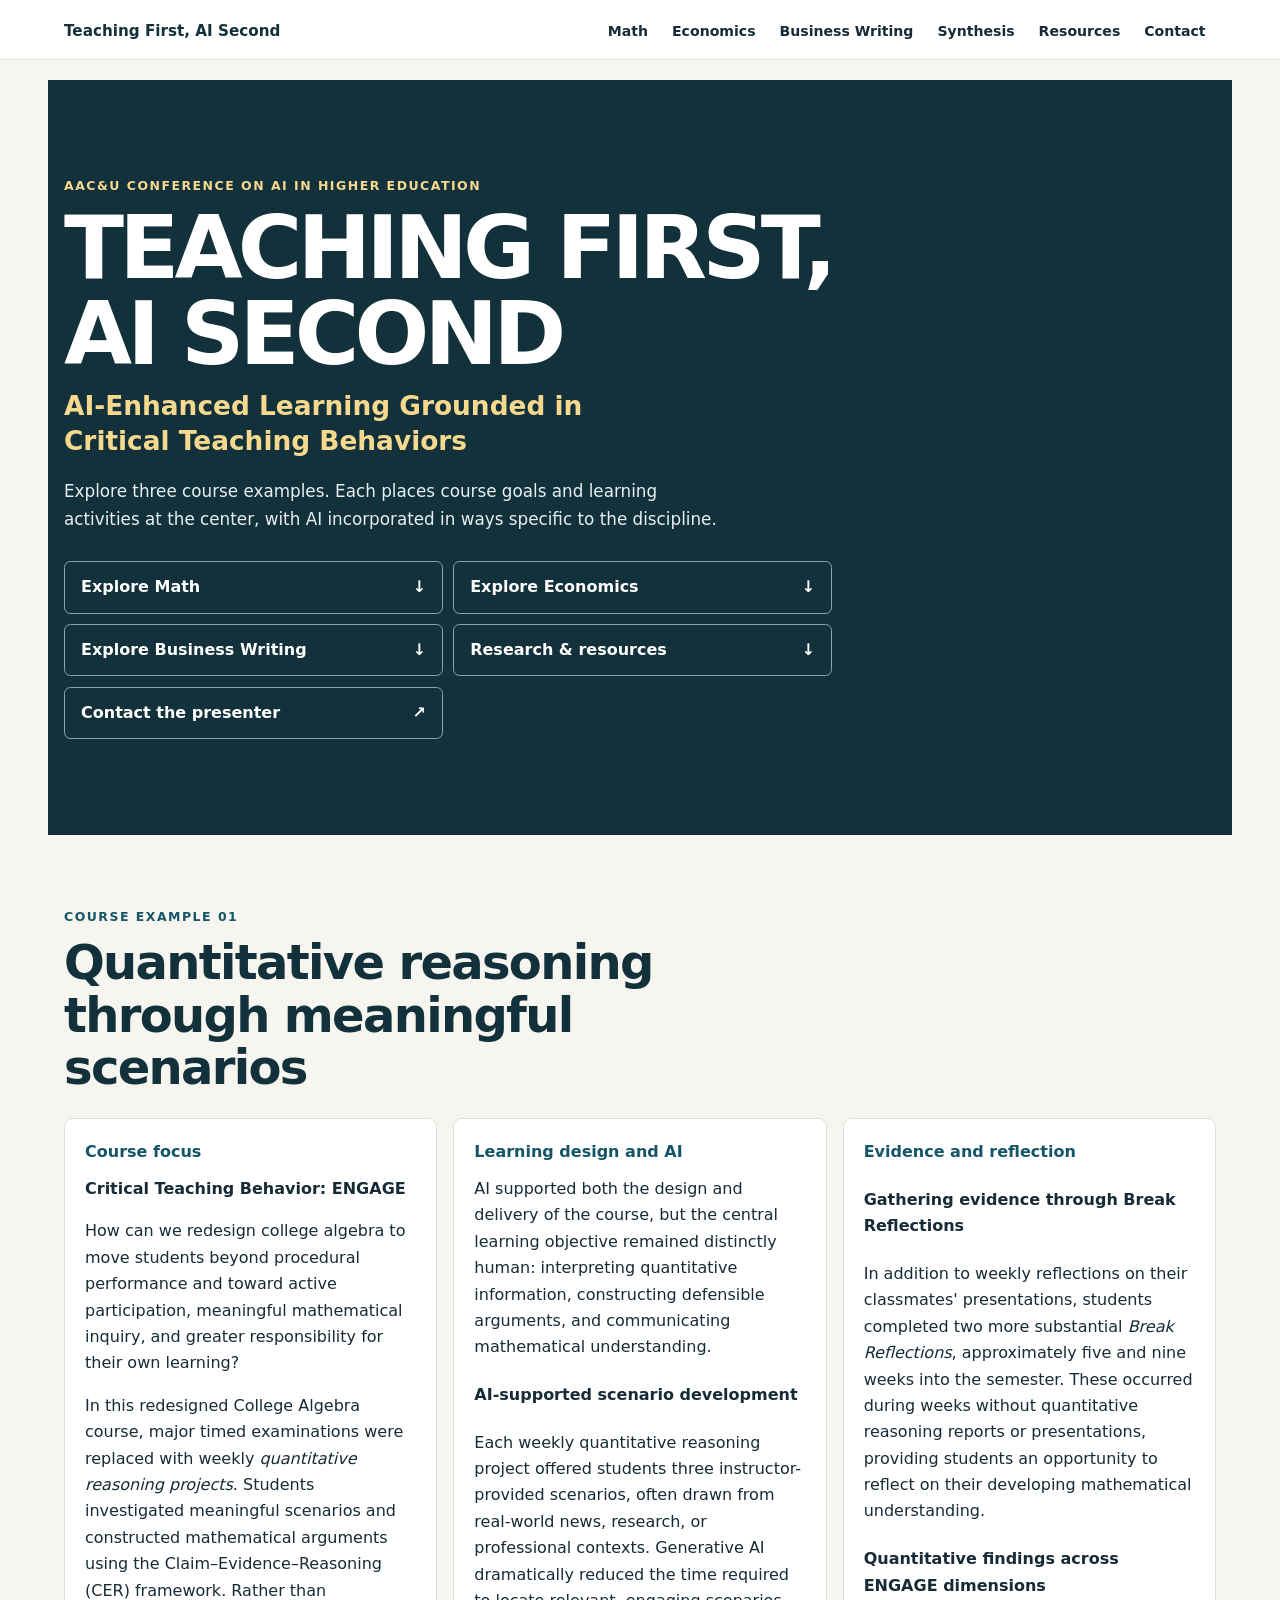
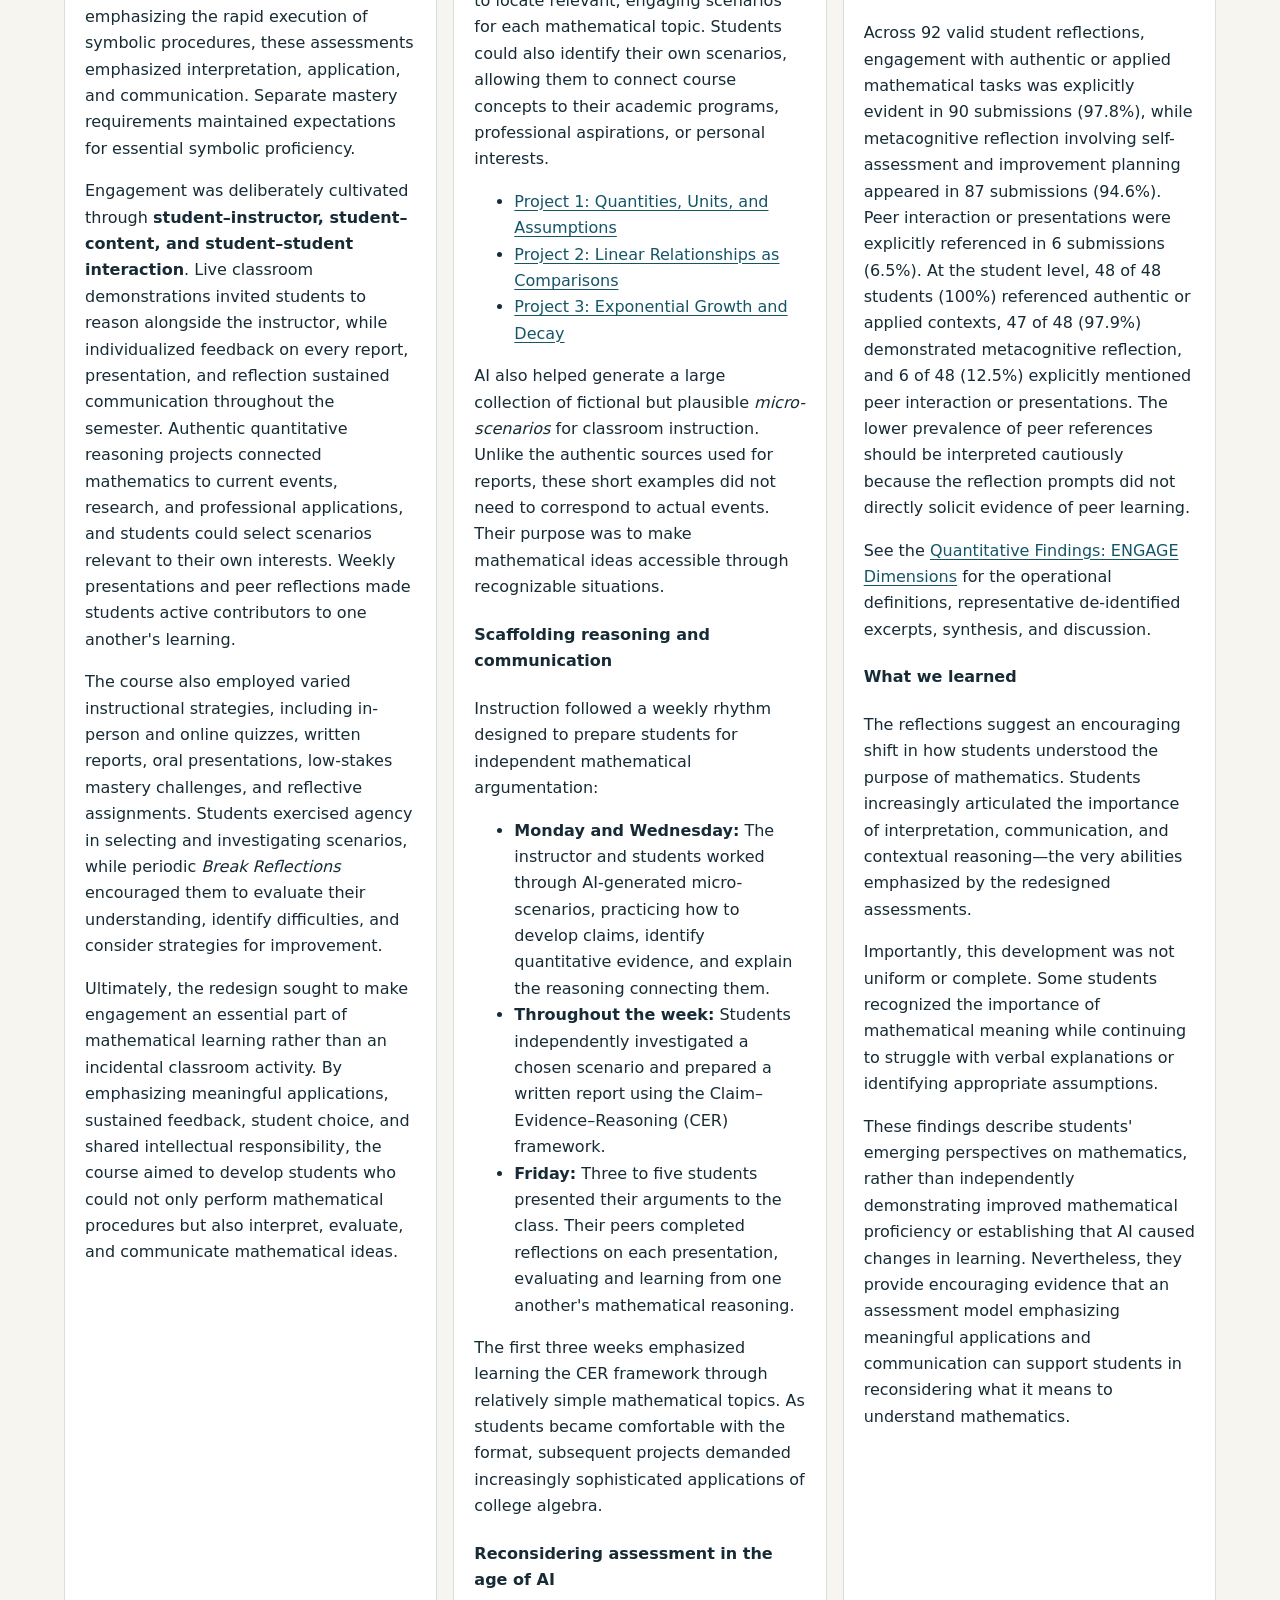
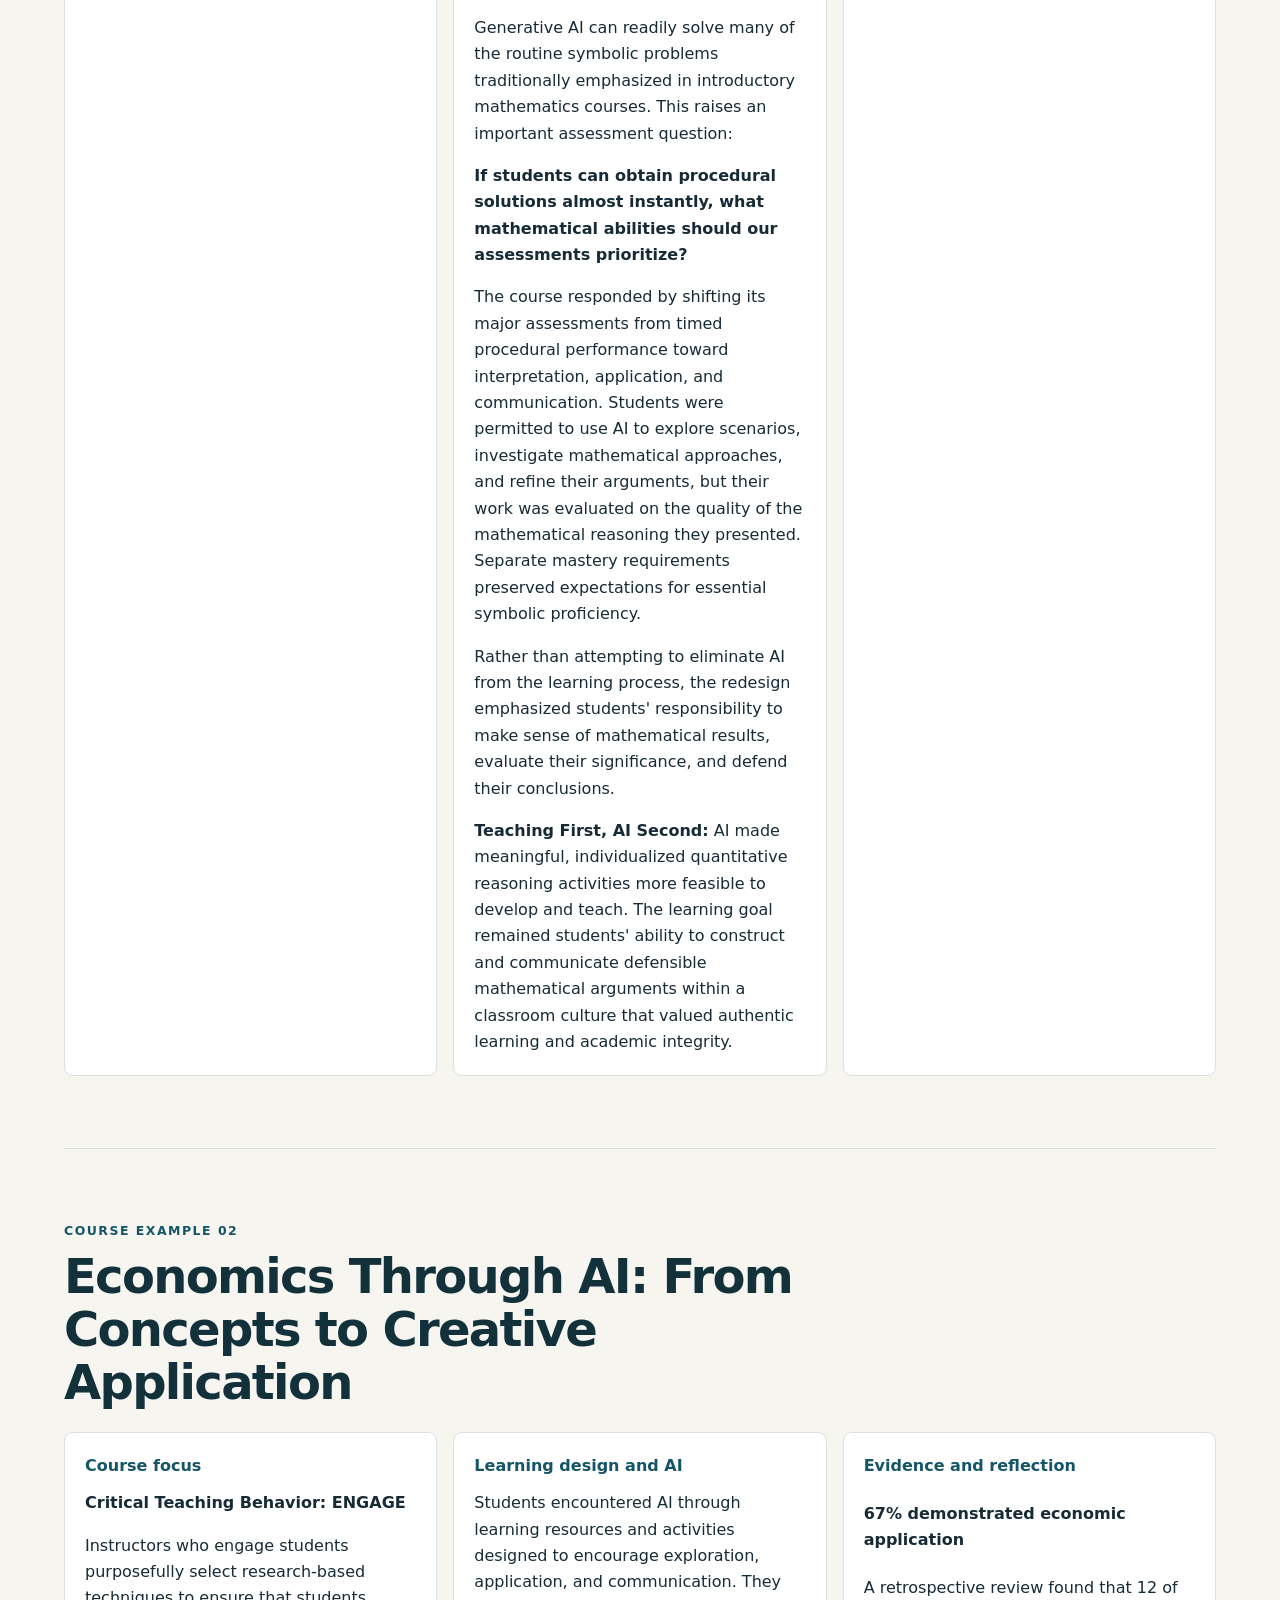
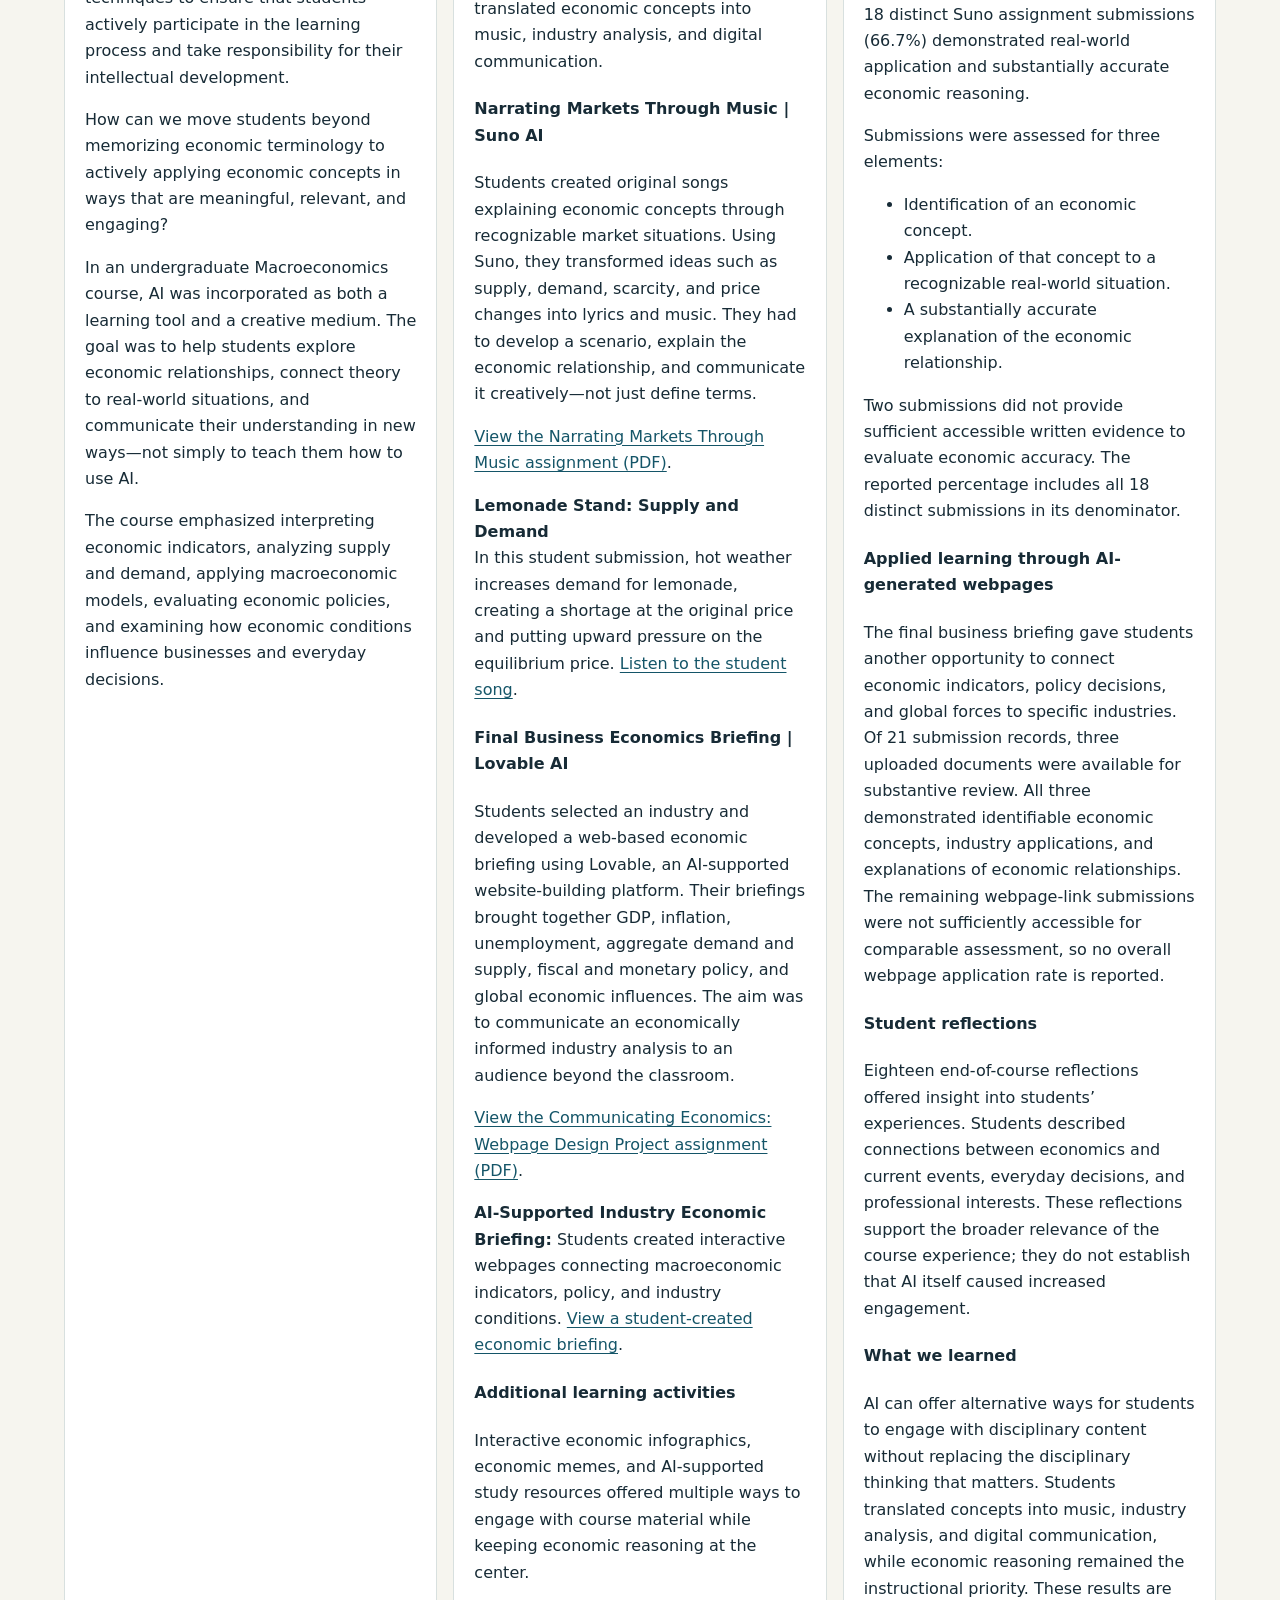
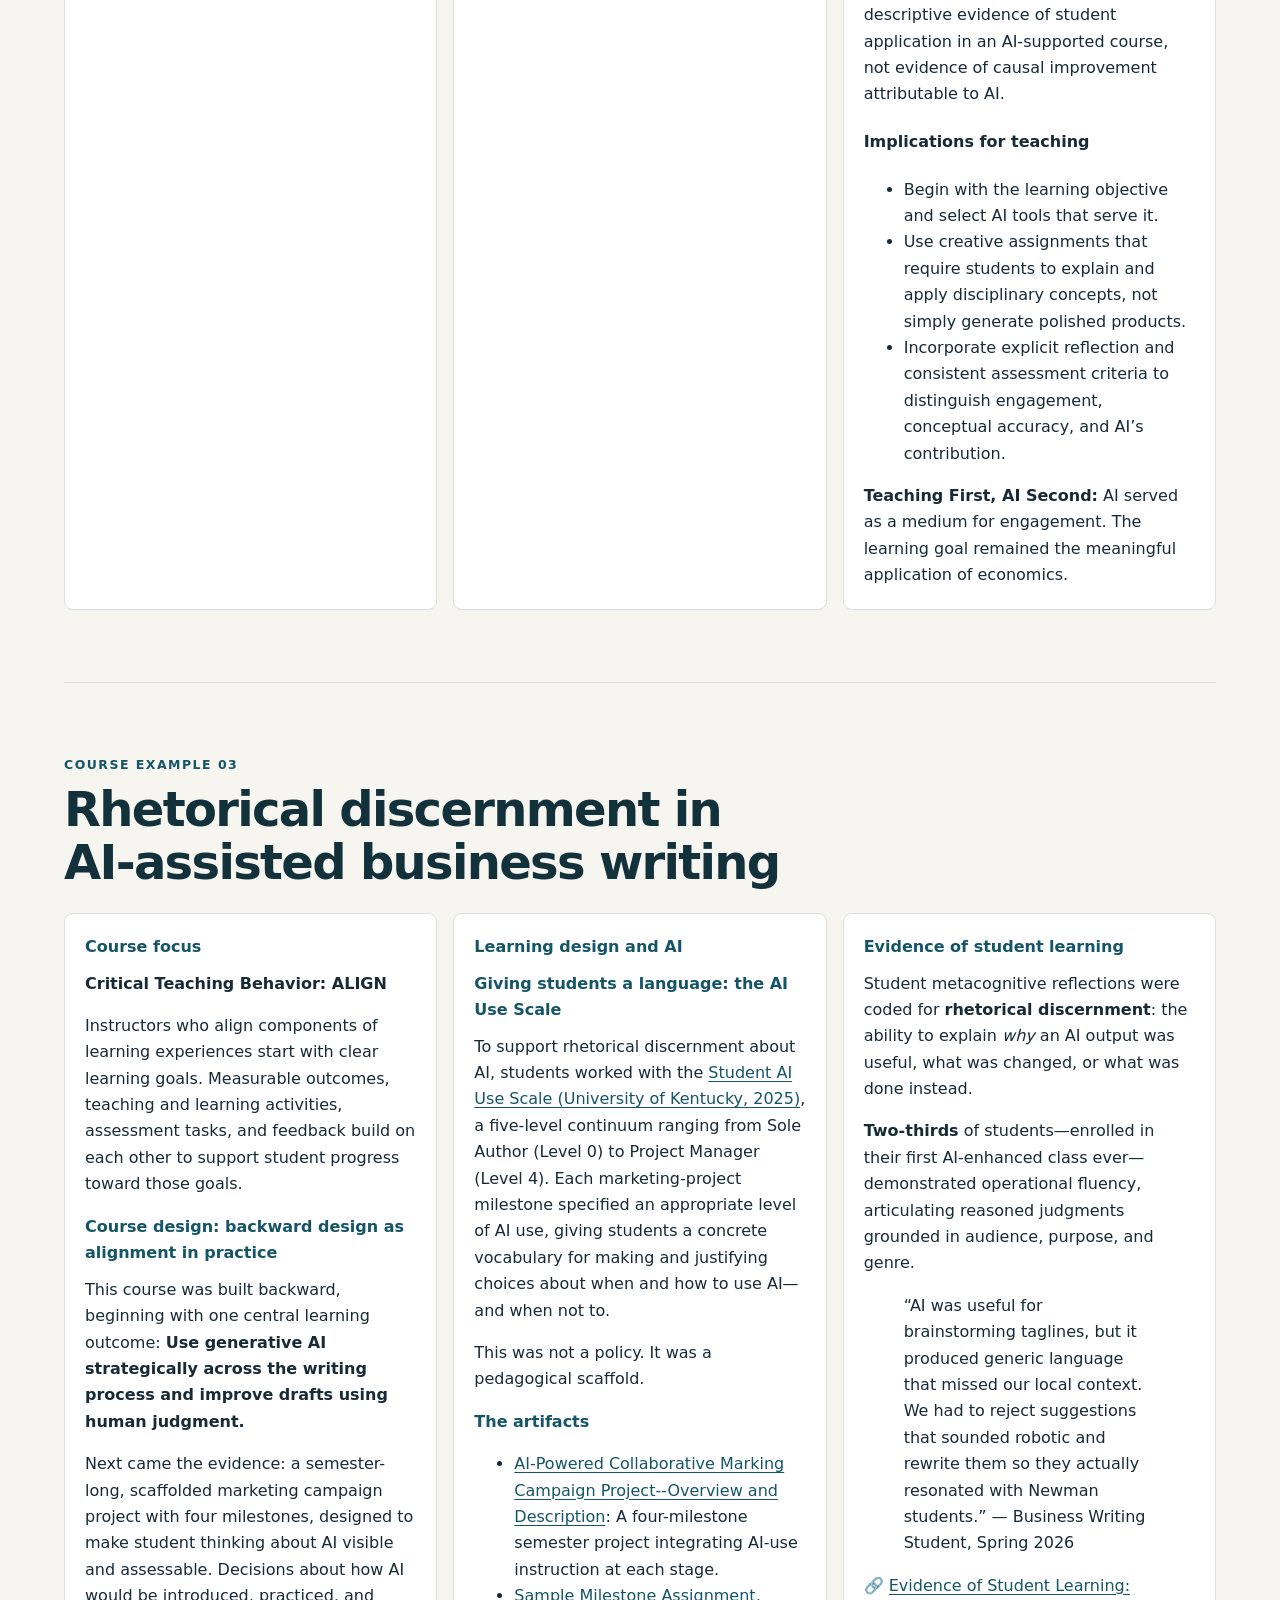
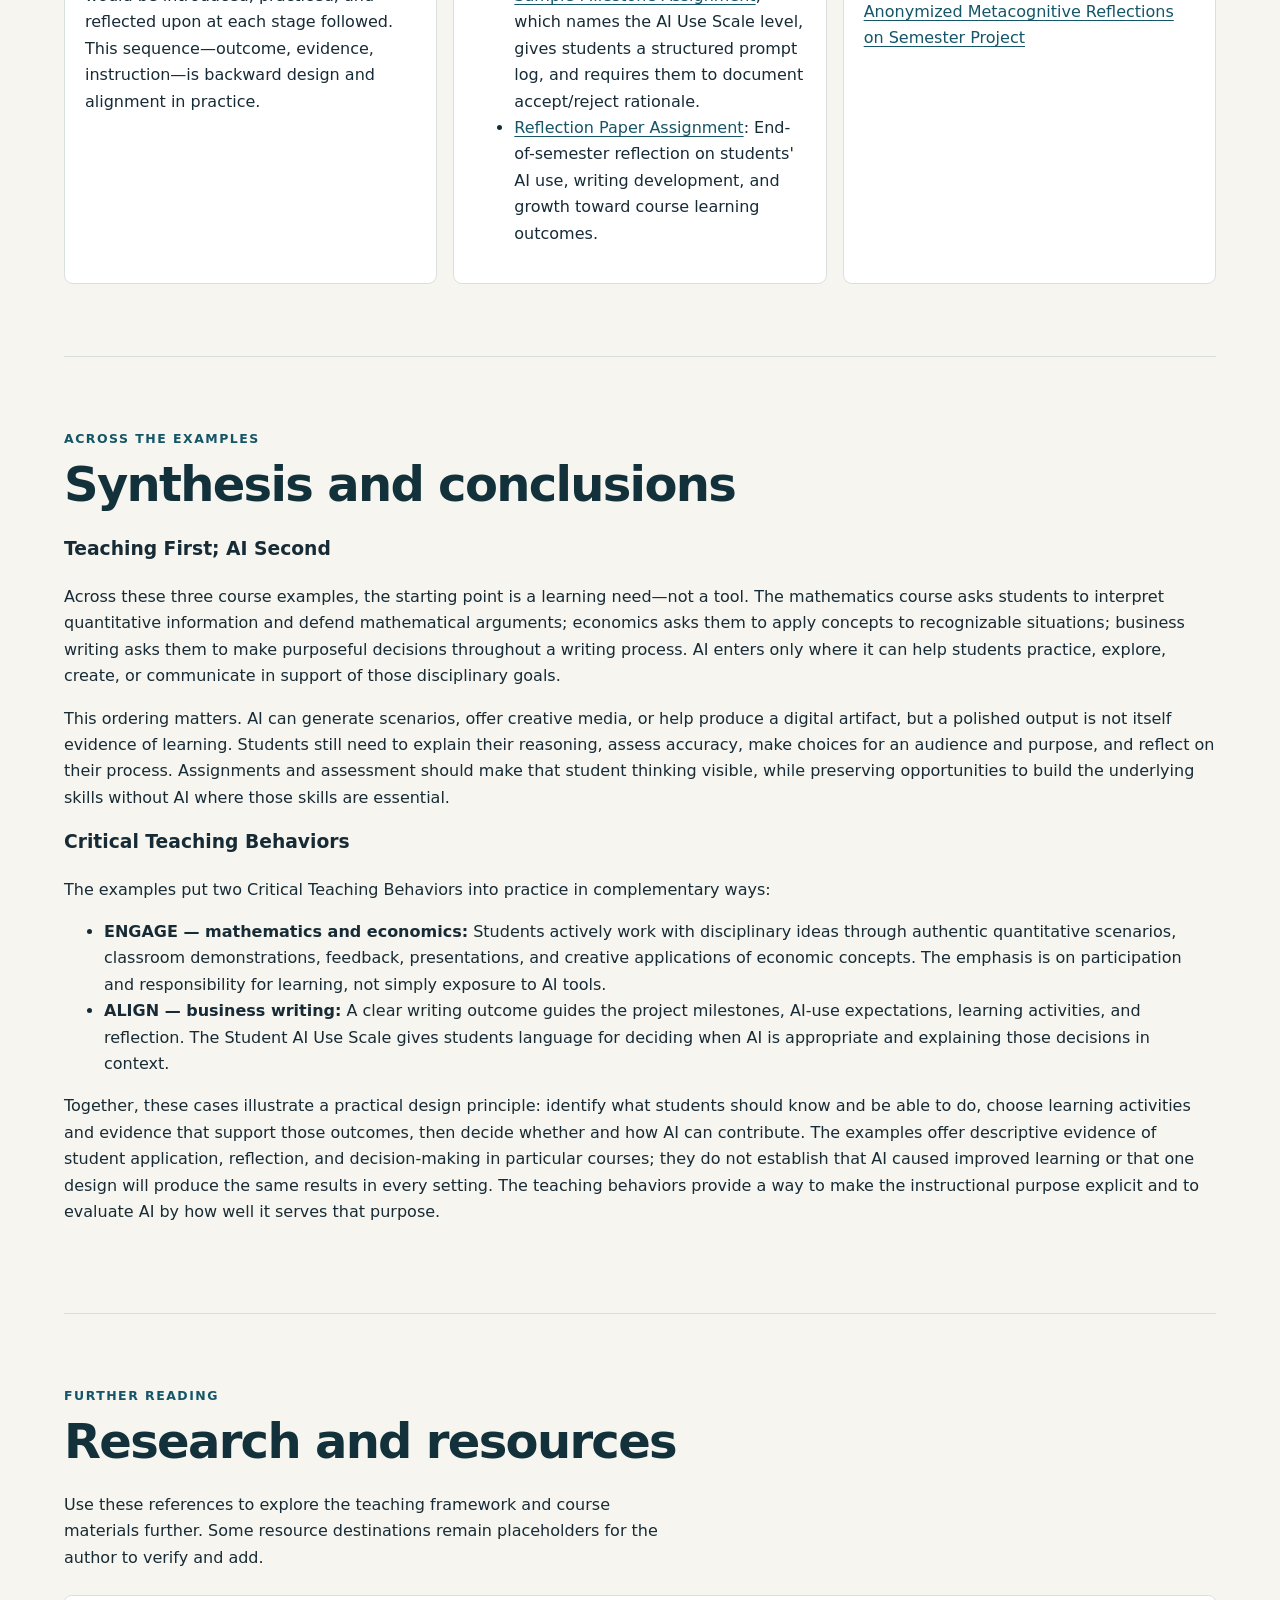
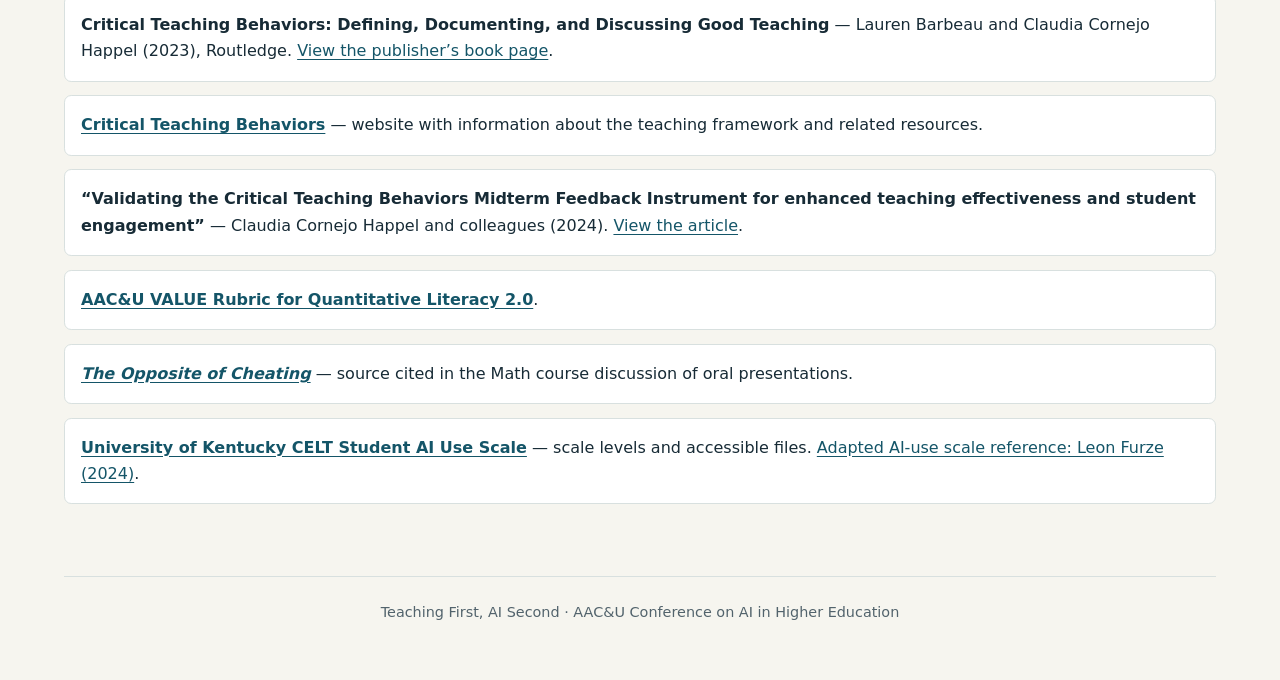
<file: index.html>
<!doctype html>
<html lang="en">
<head>
  <meta charset="utf-8">
  <meta name="viewport" content="width=device-width, initial-scale=1">
  <meta name="description" content="Course examples of AI-enhanced learning grounded in critical teaching behaviors.">
  <title>Teaching First, AI Second | AAC&amp;U Conference on AI in Higher Education</title>
  <link rel="stylesheet" href="styles.css">
</head>
<body>
  <header class="site-header">
	<a class="site-name" href="#top">Teaching First, AI Second</a>
	<nav aria-label="Main navigation">
	  <a href="#math">Math</a>
	  <a href="#economics">Economics</a>
	  <a href="#business-writing">Business Writing</a>
	  <a href="#synthesis">Synthesis</a>
	  <a href="#resources">Resources</a>
	  <a href="contact.html">Contact</a>
	</nav>
  </header>

  <main id="top">
	<section class="hero" aria-labelledby="page-title">
	  <p class="eyebrow">AAC&amp;U Conference on AI in Higher Education</p>
	  <h1 id="page-title">Teaching First,<br>AI Second</h1>
	  <p class="subtitle">AI-Enhanced Learning Grounded in Critical Teaching Behaviors</p>
	  <p class="intro">Explore three course examples. Each places course goals and learning activities at the center, with AI incorporated in ways specific to the discipline.</p>
	  <nav class="section-nav" aria-label="Explore the course examples and resources">
		<a href="#math">Explore Math <span aria-hidden="true">↓</span></a>
		<a href="#economics">Explore Economics <span aria-hidden="true">↓</span></a>
		<a href="#business-writing">Explore Business Writing <span aria-hidden="true">↓</span></a>
		<a href="#resources">Research &amp; resources <span aria-hidden="true">↓</span></a>
		<a href="contact.html">Contact the presenter <span aria-hidden="true">↗</span></a>
	  </nav>
	</section>

	<section class="case-studies" aria-label="Course examples">
	  <article class="case-study" id="math" aria-labelledby="math-title">
		<p class="eyebrow">Course example 01</p>
		<h2 id="math-title">Quantitative reasoning through meaningful scenarios</h2>
		<div class="case-grid">
		  <section>
			<h3>Course focus</h3>
			<p><strong>Critical Teaching Behavior: ENGAGE</strong></p>
			<p>How can we redesign college algebra to move students beyond procedural performance and toward active participation, meaningful mathematical inquiry, and greater responsibility for their own learning?</p>
			<p>In this redesigned College Algebra course, major timed examinations were replaced with weekly <em>quantitative reasoning projects</em>. Students investigated meaningful scenarios and constructed mathematical arguments using the Claim–Evidence–Reasoning (CER) framework. Rather than emphasizing the rapid execution of symbolic procedures, these assessments emphasized interpretation, application, and communication. Separate mastery requirements maintained expectations for essential symbolic proficiency.</p>
			<p>Engagement was deliberately cultivated through <strong>student–instructor, student–content, and student–student interaction</strong>. Live classroom demonstrations invited students to reason alongside the instructor, while individualized feedback on every report, presentation, and reflection sustained communication throughout the semester. Authentic quantitative reasoning projects connected mathematics to current events, research, and professional applications, and students could select scenarios relevant to their own interests. Weekly presentations and peer reflections made students active contributors to one another's learning.</p>
			<p>The course also employed varied instructional strategies, including in-person and online quizzes, written reports, oral presentations, low-stakes mastery challenges, and reflective assignments. Students exercised agency in selecting and investigating scenarios, while periodic <em>Break Reflections</em> encouraged them to evaluate their understanding, identify difficulties, and consider strategies for improvement.</p>
			<p>Ultimately, the redesign sought to make engagement an essential part of mathematical learning rather than an incidental classroom activity. By emphasizing meaningful applications, sustained feedback, student choice, and shared intellectual responsibility, the course aimed to develop students who could not only perform mathematical procedures but also interpret, evaluate, and communicate mathematical ideas.</p>
		  </section>
		  <section>
			<h3>Learning design and AI</h3>
			<p>AI supported both the design and delivery of the course, but the central learning objective remained distinctly human: interpreting quantitative information, constructing defensible arguments, and communicating mathematical understanding.</p>
			<h4>AI-supported scenario development</h4>
			<p>Each weekly quantitative reasoning project offered students three instructor-provided scenarios, often drawn from real-world news, research, or professional contexts. Generative AI dramatically reduced the time required to locate relevant, engaging scenarios for each mathematical topic. Students could also identify their own scenarios, allowing them to connect course concepts to their academic programs, professional aspirations, or personal interests.</p>
			<ul>
			  <li><a href="quantitative-reasoning-project-1.html">Project 1: Quantities, Units, and Assumptions</a></li>
			  <li><a href="quantitative-reasoning-project-2.html">Project 2: Linear Relationships as Comparisons</a></li>
			  <li><a href="quantitative-reasoning-project-3.html">Project 3: Exponential Growth and Decay</a></li>
			</ul>
			<p>AI also helped generate a large collection of fictional but plausible <em>micro-scenarios</em> for classroom instruction. Unlike the authentic sources used for reports, these short examples did not need to correspond to actual events. Their purpose was to make mathematical ideas accessible through recognizable situations.</p>
			<h4>Scaffolding reasoning and communication</h4>
			<p>Instruction followed a weekly rhythm designed to prepare students for independent mathematical argumentation:</p>
			<ul>
			  <li><strong>Monday and Wednesday:</strong> The instructor and students worked through AI-generated micro-scenarios, practicing how to develop claims, identify quantitative evidence, and explain the reasoning connecting them.</li>
			  <li><strong>Throughout the week:</strong> Students independently investigated a chosen scenario and prepared a written report using the Claim–Evidence–Reasoning (CER) framework.</li>
			  <li><strong>Friday:</strong> Three to five students presented their arguments to the class. Their peers completed reflections on each presentation, evaluating and learning from one another's mathematical reasoning.</li>
			</ul>
			<p>The first three weeks emphasized learning the CER framework through relatively simple mathematical topics. As students became comfortable with the format, subsequent projects demanded increasingly sophisticated applications of college algebra.</p>
			<h4>Reconsidering assessment in the age of AI</h4>
			<p>Generative AI can readily solve many of the routine symbolic problems traditionally emphasized in introductory mathematics courses. This raises an important assessment question:</p>
			<p><strong>If students can obtain procedural solutions almost instantly, what mathematical abilities should our assessments prioritize?</strong></p>
			<p>The course responded by shifting its major assessments from timed procedural performance toward interpretation, application, and communication. Students were permitted to use AI to explore scenarios, investigate mathematical approaches, and refine their arguments, but their work was evaluated on the quality of the mathematical reasoning they presented. Separate mastery requirements preserved expectations for essential symbolic proficiency.</p>
			<p>Rather than attempting to eliminate AI from the learning process, the redesign emphasized students' responsibility to make sense of mathematical results, evaluate their significance, and defend their conclusions.</p>
			<p><strong>Teaching First, AI Second:</strong> AI made meaningful, individualized quantitative reasoning activities more feasible to develop and teach. The learning goal remained students' ability to construct and communicate defensible mathematical arguments within a classroom culture that valued authentic learning and academic integrity.</p>
		  </section>
		  <section class="evidence">
			<h3>Evidence and reflection</h3>
			<h4>Gathering evidence through Break Reflections</h4>
			<p>In addition to weekly reflections on their classmates' presentations, students completed two more substantial <em>Break Reflections</em>, approximately five and nine weeks into the semester. These occurred during weeks without quantitative reasoning reports or presentations, providing students an opportunity to reflect on their developing mathematical understanding.</p>
			<h4>Quantitative findings across ENGAGE dimensions</h4>
			<p>Across 92 valid student reflections, engagement with authentic or applied mathematical tasks was explicitly evident in 90 submissions (97.8%), while metacognitive reflection involving self-assessment and improvement planning appeared in 87 submissions (94.6%). Peer interaction or presentations were explicitly referenced in 6 submissions (6.5%). At the student level, 48 of 48 students (100%) referenced authentic or applied contexts, 47 of 48 (97.9%) demonstrated metacognitive reflection, and 6 of 48 (12.5%) explicitly mentioned peer interaction or presentations. The lower prevalence of peer references should be interpreted cautiously because the reflection prompts did not directly solicit evidence of peer learning.</p>
			<p>See the <a href="math-reflections.html">Quantitative Findings: ENGAGE Dimensions</a> for the operational definitions, representative de-identified excerpts, synthesis, and discussion.</p>
			<h4>What we learned</h4>
			<p>The reflections suggest an encouraging shift in how students understood the purpose of mathematics. Students increasingly articulated the importance of interpretation, communication, and contextual reasoning—the very abilities emphasized by the redesigned assessments.</p>
			<p>Importantly, this development was not uniform or complete. Some students recognized the importance of mathematical meaning while continuing to struggle with verbal explanations or identifying appropriate assumptions.</p>
			<p>These findings describe students' emerging perspectives on mathematics, rather than independently demonstrating improved mathematical proficiency or establishing that AI caused changes in learning. Nevertheless, they provide encouraging evidence that an assessment model emphasizing meaningful applications and communication can support students in reconsidering what it means to understand mathematics.</p>
		  </section>
		</div>
	  </article>

	  <article class="case-study" id="economics" aria-labelledby="economics-title">
		<p class="eyebrow">Course example 02</p>
		<h2 id="economics-title">Economics Through AI: From Concepts to Creative Application</h2>
		<div class="case-grid">
		  <section>
			<h3>Course focus</h3>
			<p><strong>Critical Teaching Behavior: ENGAGE</strong></p>
			<p>Instructors who engage students purposefully select research-based techniques to ensure that students actively participate in the learning process and take responsibility for their intellectual development.</p>
			<p>How can we move students beyond memorizing economic terminology to actively applying economic concepts in ways that are meaningful, relevant, and engaging?</p>
			<p>In an undergraduate Macroeconomics course, AI was incorporated as both a learning tool and a creative medium. The goal was to help students explore economic relationships, connect theory to real-world situations, and communicate their understanding in new ways—not simply to teach them how to use AI.</p>
			<p>The course emphasized interpreting economic indicators, analyzing supply and demand, applying macroeconomic models, evaluating economic policies, and examining how economic conditions influence businesses and everyday decisions.</p>
		  </section>
		  <section>
			<h3>Learning design and AI</h3>
			<p>Students encountered AI through learning resources and activities designed to encourage exploration, application, and communication. They translated economic concepts into music, industry analysis, and digital communication.</p>
			<h4>Narrating Markets Through Music | Suno AI</h4>
			<p>Students created original songs explaining economic concepts through recognizable market situations. Using Suno, they transformed ideas such as supply, demand, scarcity, and price changes into lyrics and music. They had to develop a scenario, explain the economic relationship, and communicate it creatively—not just define terms.</p>
			<p><a href="econAssignments/Narrating%20Markets%20Through%20Music%20Assignment.pdf">View the Narrating Markets Through Music assignment (PDF)</a>.</p>
			<p><strong>Lemonade Stand: Supply and Demand</strong><br>In this student submission, hot weather increases demand for lemonade, creating a shortage at the original price and putting upward pressure on the equilibrium price. <a href="https://suno.com/s/8NjTIILHOWcfeUUK" target="_blank" rel="noopener noreferrer">Listen to the student song</a>.</p>
			<h4>Final Business Economics Briefing | Lovable AI</h4>
			<p>Students selected an industry and developed a web-based economic briefing using Lovable, an AI-supported website-building platform. Their briefings brought together GDP, inflation, unemployment, aggregate demand and supply, fiscal and monetary policy, and global economic influences. The aim was to communicate an economically informed industry analysis to an audience beyond the classroom.</p>
			<p><a href="econAssignments/Communicating%20Economics_%20Webpage%20Design%20Project%20Assignment.pdf">View the Communicating Economics: Webpage Design Project assignment (PDF)</a>.</p>
			<p><strong>AI-Supported Industry Economic Briefing:</strong> Students created interactive webpages connecting macroeconomic indicators, policy, and industry conditions. <a href="https://oil-insight-nexus.lovable.app/">View a student-created economic briefing</a>.</p>
			<h4>Additional learning activities</h4>
			<p>Interactive economic infographics, economic memes, and AI-supported study resources offered multiple ways to engage with course material while keeping economic reasoning at the center.</p>
		  </section>
		  <section class="evidence">
			<h3>Evidence and reflection</h3>
			<h4>67% demonstrated economic application</h4>
			<p>A retrospective review found that 12 of 18 distinct Suno assignment submissions (66.7%) demonstrated real-world application and substantially accurate economic reasoning.</p>
			<p>Submissions were assessed for three elements:</p>
			<ul>
			  <li>Identification of an economic concept.</li>
			  <li>Application of that concept to a recognizable real-world situation.</li>
			  <li>A substantially accurate explanation of the economic relationship.</li>
			</ul>
			<p>Two submissions did not provide sufficient accessible written evidence to evaluate economic accuracy. The reported percentage includes all 18 distinct submissions in its denominator.</p>
			<h4>Applied learning through AI-generated webpages</h4>
			<p>The final business briefing gave students another opportunity to connect economic indicators, policy decisions, and global forces to specific industries. Of 21 submission records, three uploaded documents were available for substantive review. All three demonstrated identifiable economic concepts, industry applications, and explanations of economic relationships. The remaining webpage-link submissions were not sufficiently accessible for comparable assessment, so no overall webpage application rate is reported.</p>
			<h4>Student reflections</h4>
			<p>Eighteen end-of-course reflections offered insight into students’ experiences. Students described connections between economics and current events, everyday decisions, and professional interests. These reflections support the broader relevance of the course experience; they do not establish that AI itself caused increased engagement.</p>
			<h4>What we learned</h4>
			<p>AI can offer alternative ways for students to engage with disciplinary content without replacing the disciplinary thinking that matters. Students translated concepts into music, industry analysis, and digital communication, while economic reasoning remained the instructional priority. These results are descriptive evidence of student application in an AI-supported course, not evidence of causal improvement attributable to AI.</p>
			<h4>Implications for teaching</h4>
			<ul>
			  <li>Begin with the learning objective and select AI tools that serve it.</li>
			  <li>Use creative assignments that require students to explain and apply disciplinary concepts, not simply generate polished products.</li>
			  <li>Incorporate explicit reflection and consistent assessment criteria to distinguish engagement, conceptual accuracy, and AI’s contribution.</li>
			</ul>
			<p><strong>Teaching First, AI Second:</strong> AI served as a medium for engagement. The learning goal remained the meaningful application of economics.</p>
		  </section>
		</div>
	  </article>

	  <article class="case-study" id="business-writing" aria-labelledby="writing-title">
		<p class="eyebrow">Course example 03</p>
		<h2 id="writing-title">Rhetorical discernment in AI-assisted business writing</h2>
		<div class="case-grid">
		  <section>
			<h3>Course focus</h3>
			<p><strong>Critical Teaching Behavior: ALIGN</strong></p>
			<p>Instructors who align components of learning experiences start with clear learning goals. Measurable outcomes, teaching and learning activities, assessment tasks, and feedback build on each other to support student progress toward those goals.</p>
			<h3>Course design: backward design as alignment in practice</h3>
			<p>This course was built backward, beginning with one central learning outcome: <strong>Use generative AI strategically across the writing process and improve drafts using human judgment.</strong></p>
			<p>Next came the evidence: a semester-long, scaffolded marketing campaign project with four milestones, designed to make student thinking about AI visible and assessable. Decisions about how AI would be introduced, practiced, and reflected upon at each stage followed. This sequence—outcome, evidence, instruction—is backward design and alignment in practice.</p>
		  </section>
		  <section>
			<h3>Learning design and AI</h3>
			<h3>Giving students a language: the AI Use Scale</h3>
			<p>To support rhetorical discernment about AI, students worked with the <a href="https://celt.uky.edu/student-ai-use-scale">Student AI Use Scale (University of Kentucky, 2025)</a>, a five-level continuum ranging from Sole Author (Level 0) to Project Manager (Level 4). Each marketing-project milestone specified an appropriate level of AI use, giving students a concrete vocabulary for making and justifying choices about when and how to use AI—and when not to.</p>
			<p>This was not a policy. It was a pedagogical scaffold.</p>
			<h3>The artifacts</h3>
			<ul>
			  <li><a href="writingAssignments/AI-Powered%20Collaborative%20Marking%20Campaign%20Project--Overview%20and%20Description.pdf">AI-Powered Collaborative Marking Campaign Project--Overview and Description</a>: A four-milestone semester project integrating AI-use instruction at each stage.</li>
			  <li><a href="writingAssignments/Milestone%203.pdf">Sample Milestone Assignment</a>, which names the AI Use Scale level, gives students a structured prompt log, and requires them to document accept/reject rationale.</li>
			  <li><a href="writingAssignments/Reflection%20Paper%20Assignment%20on%20the%20Project.pdf">Reflection Paper Assignment</a>: End-of-semester reflection on students' AI use, writing development, and growth toward course learning outcomes.</li>
			</ul>
		  </section>
		  <section class="evidence">
			<h3>Evidence of student learning</h3>
			<p>Student metacognitive reflections were coded for <b>rhetorical discernment</b>: the ability to explain <i>why</i> an AI output was useful, what was changed, or what was done instead.</p>
			<p><b>Two-thirds</b> of students—enrolled in their first AI-enhanced class ever—demonstrated operational fluency, articulating reasoned judgments grounded in audience, purpose, and genre.</p>
			<blockquote>
			  <p>“AI was useful for brainstorming taglines, but it produced generic language that missed our local context. We had to reject suggestions that sounded robotic and rewrite them so they actually resonated with Newman students.” — Business Writing Student, Spring 2026</p>
			</blockquote>
			<p>🔗 <a href="writingAssignments/Student_Metacognitive_Reflections_Evidence.pdf">Evidence of Student Learning: Anonymized Metacognitive Reflections on Semester Project</a></p>
		  </section>
		</div>
	  </article>
	</section>

	<section class="synthesis" id="synthesis" aria-labelledby="synthesis-title">
	  <p class="eyebrow">Across the examples</p>
	  <h2 id="synthesis-title">Synthesis and conclusions</h2>
	  <h3>Teaching First; AI Second</h3>
	  <p>Across these three course examples, the starting point is a learning need—not a tool. The mathematics course asks students to interpret quantitative information and defend mathematical arguments; economics asks them to apply concepts to recognizable situations; business writing asks them to make purposeful decisions throughout a writing process. AI enters only where it can help students practice, explore, create, or communicate in support of those disciplinary goals.</p>
	  <p>This ordering matters. AI can generate scenarios, offer creative media, or help produce a digital artifact, but a polished output is not itself evidence of learning. Students still need to explain their reasoning, assess accuracy, make choices for an audience and purpose, and reflect on their process. Assignments and assessment should make that student thinking visible, while preserving opportunities to build the underlying skills without AI where those skills are essential.</p>
	  <h3>Critical Teaching Behaviors</h3>
	  <p>The examples put two Critical Teaching Behaviors into practice in complementary ways:</p>
	  <ul>
		<li><strong>ENGAGE — mathematics and economics:</strong> Students actively work with disciplinary ideas through authentic quantitative scenarios, classroom demonstrations, feedback, presentations, and creative applications of economic concepts. The emphasis is on participation and responsibility for learning, not simply exposure to AI tools.</li>
		<li><strong>ALIGN — business writing:</strong> A clear writing outcome guides the project milestones, AI-use expectations, learning activities, and reflection. The Student AI Use Scale gives students language for deciding when AI is appropriate and explaining those decisions in context.</li>
	  </ul>
	  <p>Together, these cases illustrate a practical design principle: identify what students should know and be able to do, choose learning activities and evidence that support those outcomes, then decide whether and how AI can contribute. The examples offer descriptive evidence of student application, reflection, and decision-making in particular courses; they do not establish that AI caused improved learning or that one design will produce the same results in every setting. The teaching behaviors provide a way to make the instructional purpose explicit and to evaluate AI by how well it serves that purpose.</p>
	</section>

	<section class="resources" id="resources" aria-labelledby="resources-title">
	  <p class="eyebrow">Further reading</p>
	  <h2 id="resources-title">Research and resources</h2>
	  <p>Use these references to explore the teaching framework and course materials further. Some resource destinations remain placeholders for the author to verify and add.</p>
	  <ul>
		<li>
		  <strong>Critical Teaching Behaviors: Defining, Documenting, and Discussing Good Teaching</strong> — Lauren Barbeau and Claudia Cornejo Happel (2023), Routledge.
		  <a href="https://www.routledge.com/Critical-Teaching-Behaviors-Defining-Documenting-and-Discussing-Good-Teaching/Barbeau-CornejoHappel/p/book/9781642673692">View the publisher’s book page</a>.
		</li>
		<li>
		  <strong><a href="https://criticalteachingbehaviors.org/">Critical Teaching Behaviors</a></strong> — website with information about the teaching framework and related resources.
		</li>
		<li>
		  <strong>“Validating the Critical Teaching Behaviors Midterm Feedback Instrument for enhanced teaching effectiveness and student engagement”</strong> — Claudia Cornejo Happel and colleagues (2024).
		  <a href="https://journals.publishing.umich.edu/tia/article/id/4759/">View the article</a>.
		</li>
		<li>
		  <strong><a href="https://www.aacu.org/value/rubrics/value-rubrics-quantitative-literacy-2.0">AAC&amp;U VALUE Rubric for Quantitative Literacy 2.0</a></strong>.
		</li>
		<li>
		  <strong><em><a href="https://www.theoppositeofcheating.com/">The Opposite of Cheating</a></em></strong> — source cited in the Math course discussion of oral presentations.
		</li>
		<li>
		  <strong><a href="https://celt.uky.edu/student-ai-use-scale">University of Kentucky CELT Student AI Use Scale</a></strong> — scale levels and accessible files.
		  <a href="https://leonfurze.com/2024/08/28/updating-the-ai-assessment-scale/">Adapted AI-use scale reference: Leon Furze (2024)</a>.
		</li>
	  </ul>
	</section>
  </main>
  <footer>
	<p>Teaching First, AI Second · AAC&amp;U Conference on AI in Higher Education</p>
  </footer>
</body>
</html>
</file>
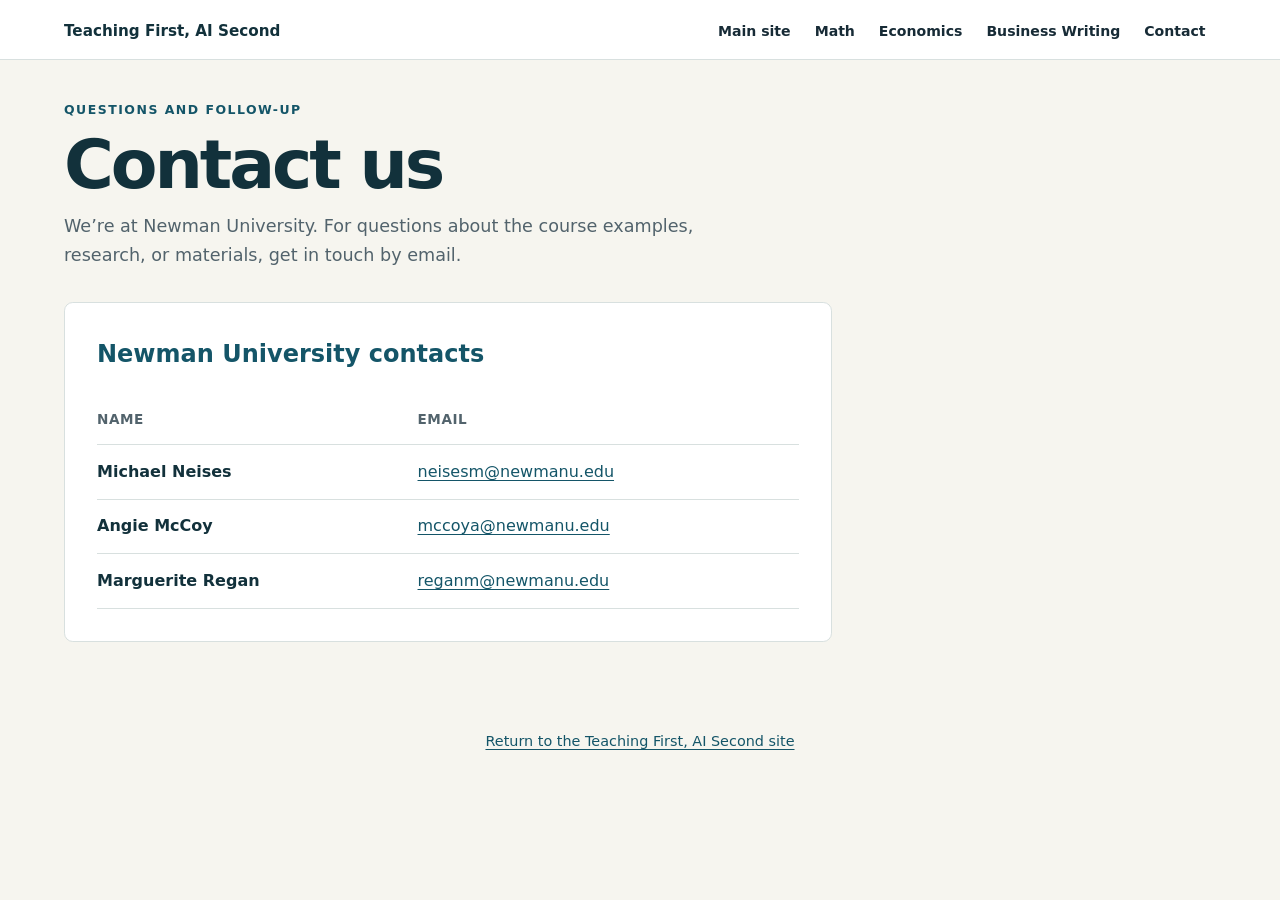
<file: contact.html>
<!doctype html>
<html lang="en">
<head>
  <meta charset="utf-8">
  <meta name="viewport" content="width=device-width, initial-scale=1">
  <meta name="description" content="Contact the presenter of Teaching First, AI Second.">
  <title>Contact | Teaching First, AI Second</title>
  <link rel="stylesheet" href="styles.css">
</head>
<body>
  <header class="site-header">
	<a class="site-name" href="index.html#top">Teaching First, AI Second</a>
	<nav aria-label="Main navigation">
	  <a href="index.html#top">Main site</a>
	  <a href="index.html#math">Math</a>
	  <a href="index.html#economics">Economics</a>
	  <a href="index.html#business-writing">Business Writing</a>
	  <a href="#top" aria-current="page">Contact</a>
	</nav>
  </header>

  <main class="contact-page" id="top">
	<section class="contact-hero" aria-labelledby="contact-title">
	  <p class="eyebrow">Questions and follow-up</p>
	  <h1 id="contact-title">Contact us</h1>
	  <p class="contact-lead">We’re at Newman University. For questions about the course examples, research, or materials, get in touch by email.</p>
	  <div class="contact-card">
		<h2>Newman University contacts</h2>
		<table class="contact-table">
		  <thead>
			<tr>
			  <th scope="col">Name</th>
			  <th scope="col">Email</th>
			</tr>
		  </thead>
		  <tbody>
			<tr>
			  <th scope="row">Michael Neises</th>
			  <td><a href="mailto:neisesm@newmanu.edu">neisesm@newmanu.edu</a></td>
			</tr>
			<tr>
			  <th scope="row">Angie McCoy</th>
			  <td><a href="mailto:mccoya@newmanu.edu">mccoya@newmanu.edu</a></td>
			</tr>
			<tr>
			  <th scope="row">Marguerite Regan</th>
			  <td><a href="mailto:reganm@newmanu.edu">reganm@newmanu.edu</a></td>
			</tr>
		  </tbody>
		</table>
	  </div>
	</section>
  </main>

  <footer>
	<p><a href="index.html#top">Return to the Teaching First, AI Second site</a></p>
  </footer>
</body>
</html>
</file>
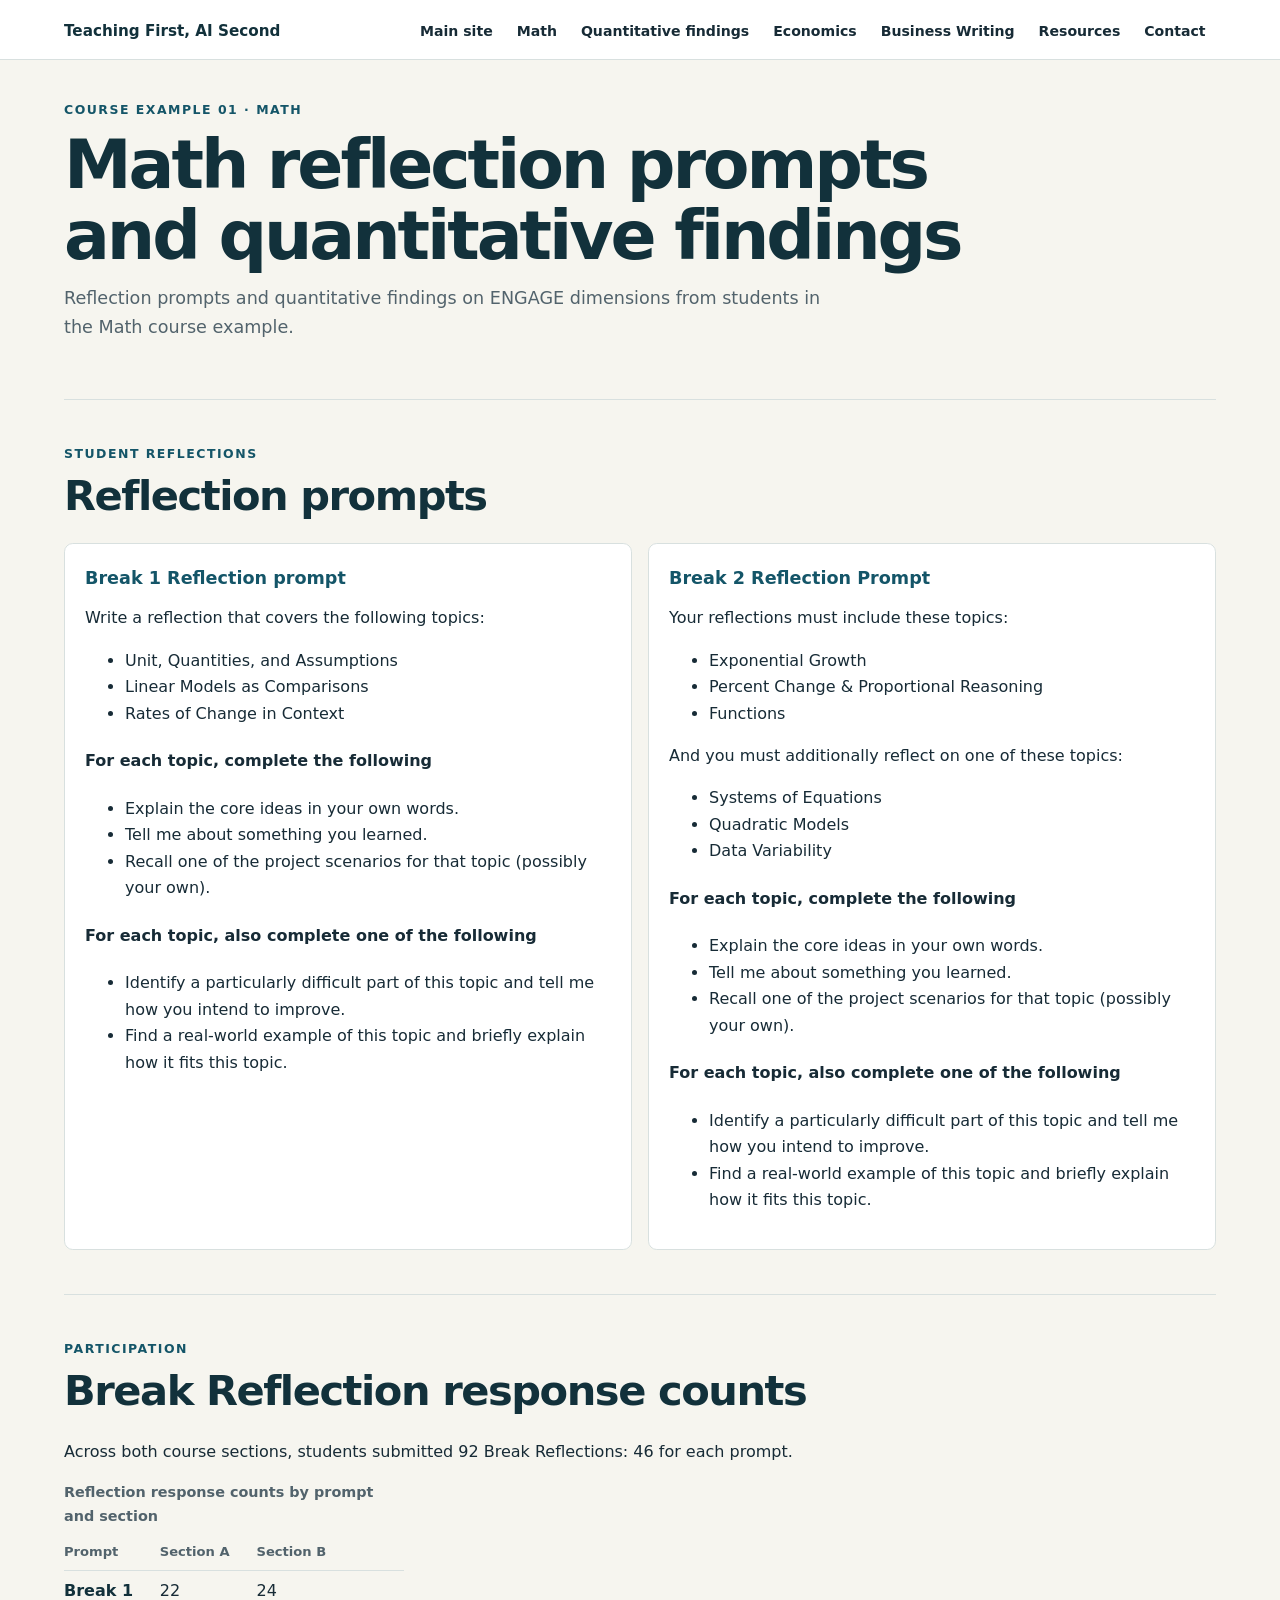
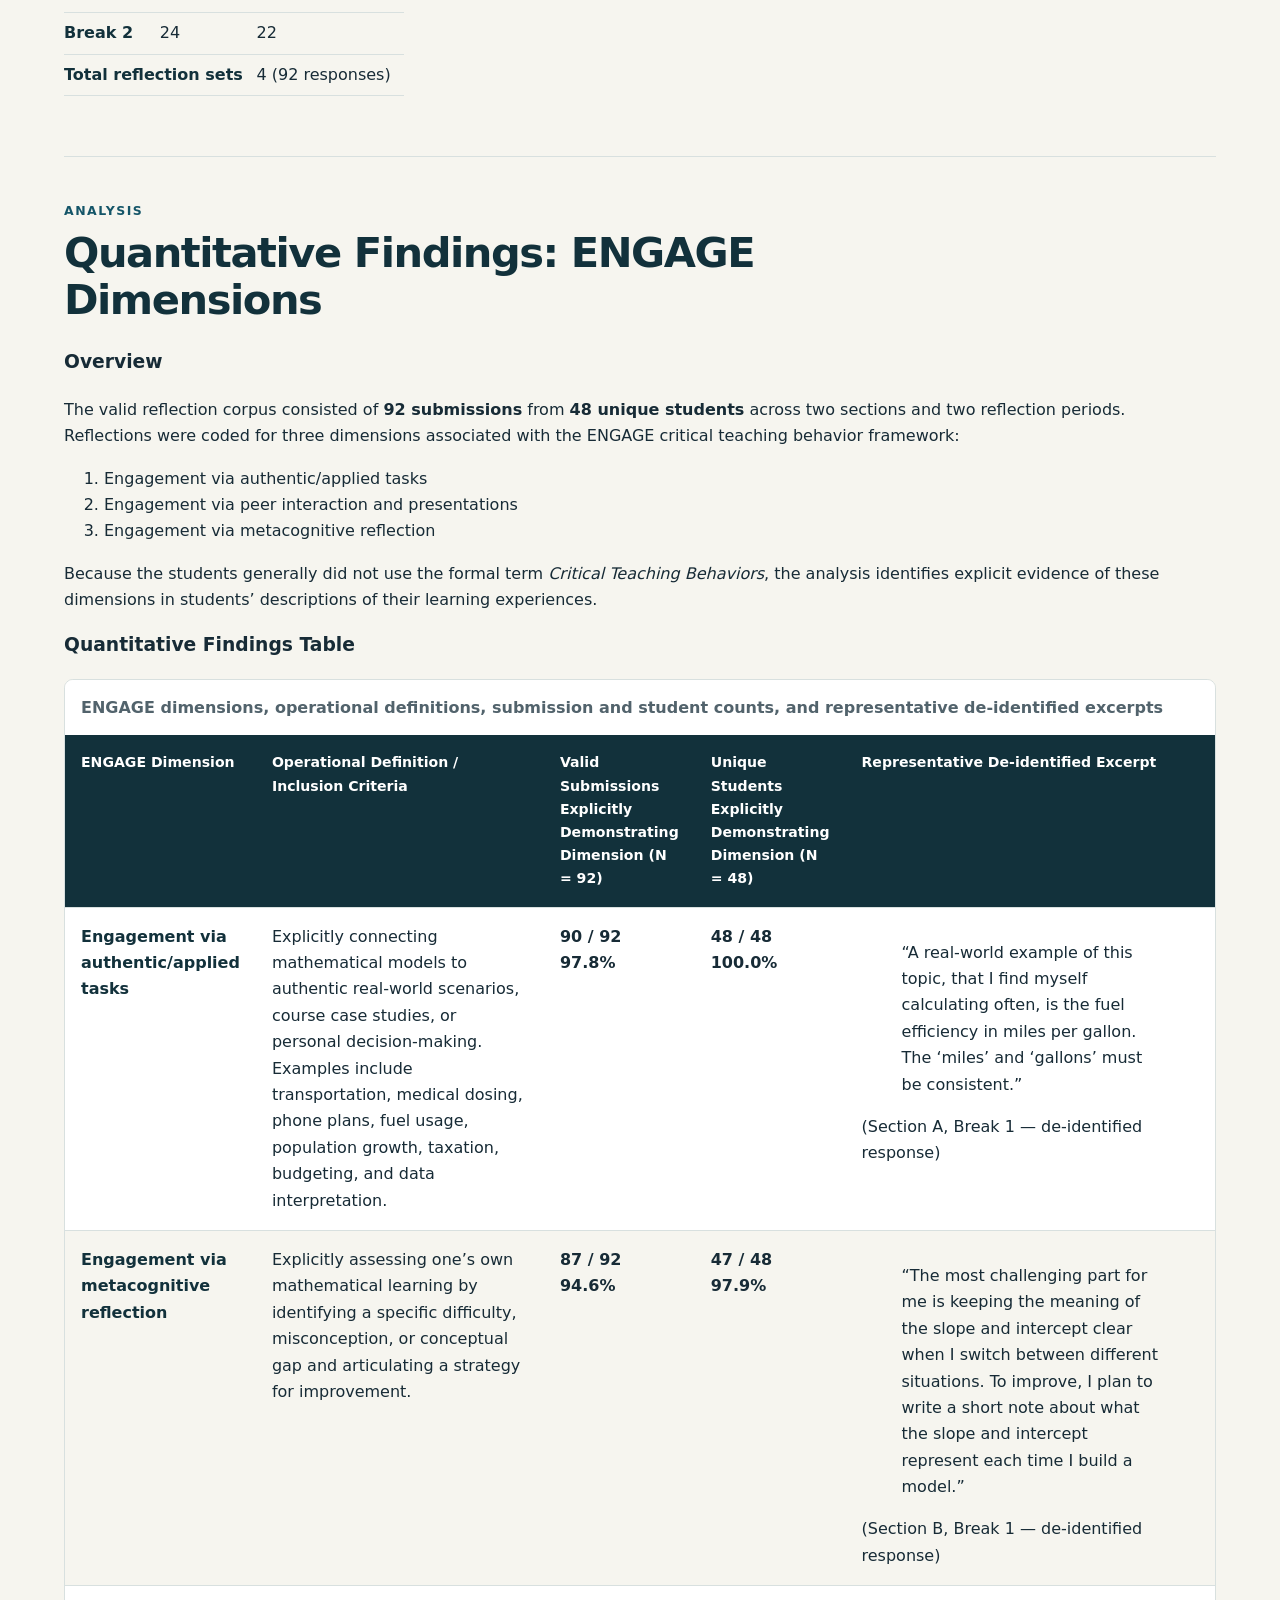
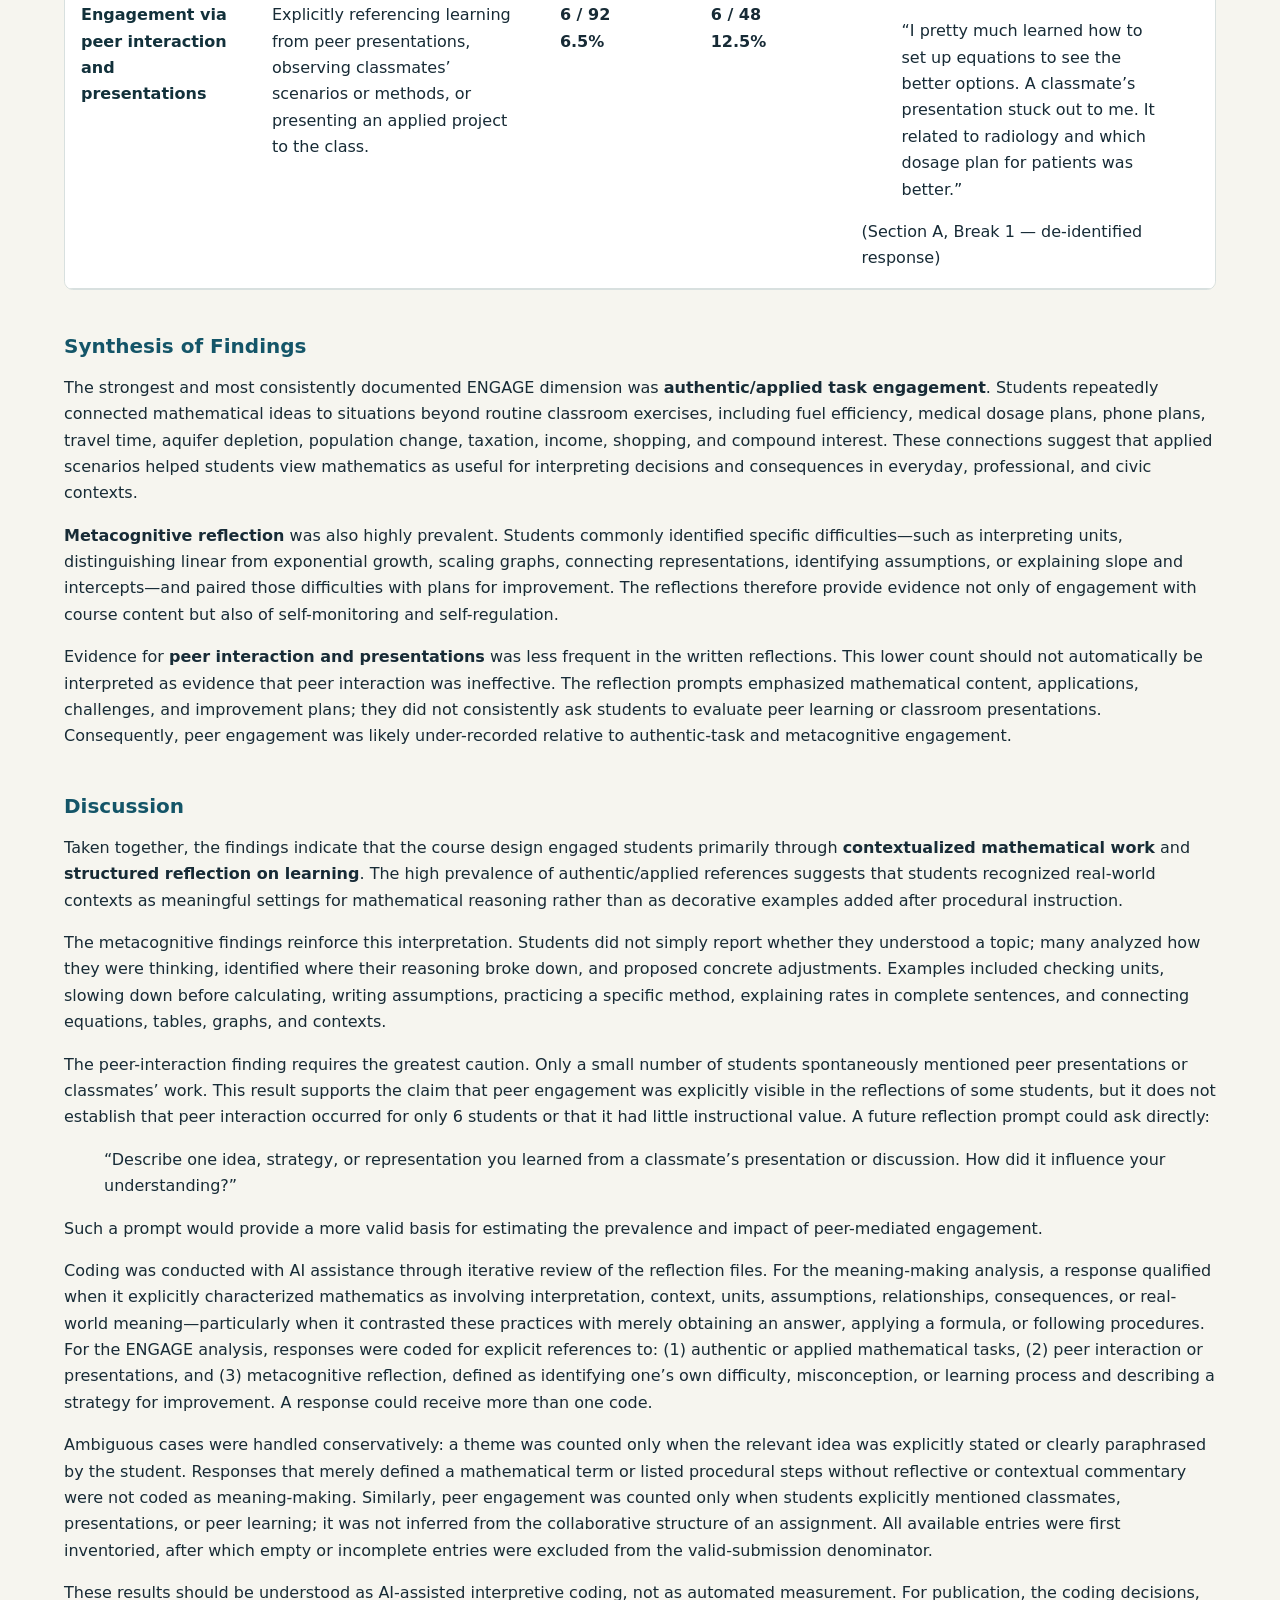
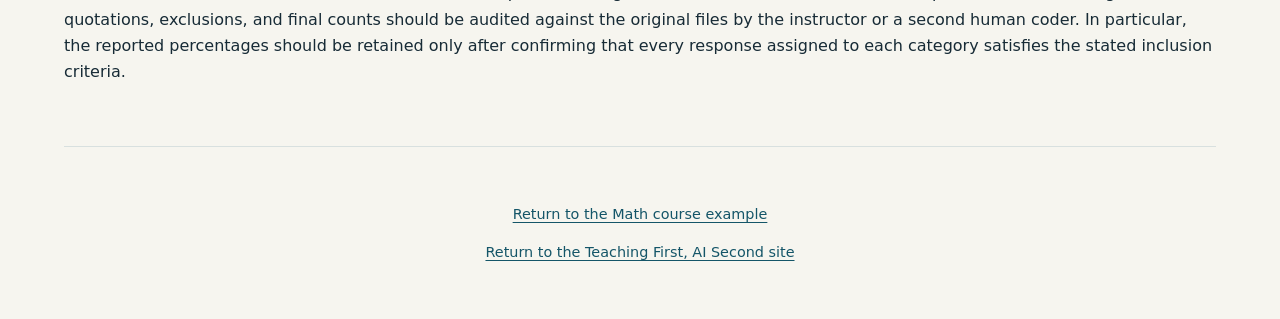
<file: math-reflections.html>
<!doctype html>
<html lang="en">
<head>
  <meta charset="utf-8">
  <meta name="viewport" content="width=device-width, initial-scale=1">
  <meta name="description" content="Reflection prompts and quantitative findings on ENGAGE dimensions in the Math course example.">
  <title>Math Reflection Findings | Teaching First, AI Second</title>
  <link rel="stylesheet" href="styles.css">
</head>
<body>
  <header class="site-header">
	<a class="site-name" href="index.html#top">Teaching First, AI Second</a>
	<nav aria-label="Main navigation">
	  <a href="index.html#top">Main site</a>
	  <a href="index.html#math">Math</a>
	  <a href="#top" aria-current="page">Quantitative findings</a>
	  <a href="index.html#economics">Economics</a>
	  <a href="index.html#business-writing">Business Writing</a>
	  <a href="index.html#resources">Resources</a>
	  <a href="contact.html">Contact</a>
	</nav>
  </header>

  <main class="math-findings-page" id="top">
	<header class="math-findings-hero">
	  <p class="eyebrow">Course example 01 · Math</p>
	  <h1 id="page-title">Math reflection prompts and quantitative findings</h1>
	  <p class="math-findings-lead">Reflection prompts and quantitative findings on ENGAGE dimensions from students in the Math course example.</p>
	</header>

	<section class="math-findings-section" id="reflection-prompts" aria-labelledby="prompts-title">
	  <p class="eyebrow">Student reflections</p>
	  <h2 id="prompts-title">Reflection prompts</h2>
	  <div class="math-prompt-grid">
		<section class="math-prompt-card" aria-labelledby="prompt-one-title">
		  <h3 id="prompt-one-title">Break 1 Reflection prompt</h3>
		  <p>Write a reflection that covers the following topics:</p>
		  <ul>
			<li>Unit, Quantities, and Assumptions</li>
			<li>Linear Models as Comparisons</li>
			<li>Rates of Change in Context</li>
		  </ul>
		  <h4>For each topic, complete the following</h4>
		  <ul>
			<li>Explain the core ideas in your own words.</li>
			<li>Tell me about something you learned.</li>
			<li>Recall one of the project scenarios for that topic (possibly your own).</li>
		  </ul>
		  <h4>For each topic, also complete one of the following</h4>
		  <ul>
			<li>Identify a particularly difficult part of this topic and tell me how you intend to improve.</li>
			<li>Find a real-world example of this topic and briefly explain how it fits this topic.</li>
		  </ul>
		</section>
		<section class="math-prompt-card" aria-labelledby="prompt-two-title">
		  <h3 id="prompt-two-title">Break 2 Reflection Prompt</h3>
		  <p>Your reflections must include these topics:</p>
		  <ul>
			<li>Exponential Growth</li>
			<li>Percent Change &amp; Proportional Reasoning</li>
			<li>Functions</li>
		  </ul>
		  <p>And you must additionally reflect on one of these topics:</p>
		  <ul>
			<li>Systems of Equations</li>
			<li>Quadratic Models</li>
			<li>Data Variability</li>
		  </ul>
		  <h4>For each topic, complete the following</h4>
		  <ul>
			<li>Explain the core ideas in your own words.</li>
			<li>Tell me about something you learned.</li>
			<li>Recall one of the project scenarios for that topic (possibly your own).</li>
		  </ul>
		  <h4>For each topic, also complete one of the following</h4>
		  <ul>
			<li>Identify a particularly difficult part of this topic and tell me how you intend to improve.</li>
			<li>Find a real-world example of this topic and briefly explain how it fits this topic.</li>
		  </ul>
		</section>
	  </div>
	</section>

	<section class="math-findings-section" id="reflection-counts" aria-labelledby="counts-title">
	  <p class="eyebrow">Participation</p>
	  <h2 id="counts-title">Break Reflection response counts</h2>
	  <p>Across both course sections, students submitted 92 Break Reflections: 46 for each prompt.</p>
	  <table class="reflection-table">
		<caption>Reflection response counts by prompt and section</caption>
		<thead>
		  <tr>
			<th scope="col">Prompt</th>
			<th scope="col">Section A</th>
			<th scope="col">Section B</th>
		  </tr>
		</thead>
		<tbody>
		  <tr>
			<th scope="row">Break 1</th>
			<td>22</td>
			<td>24</td>
		  </tr>
		  <tr>
			<th scope="row">Break 2</th>
			<td>24</td>
			<td>22</td>
		  </tr>
		</tbody>
		<tfoot>
		  <tr>
			<th scope="row" colspan="2">Total reflection sets</th>
			<td>4 (92 responses)</td>
		  </tr>
		</tfoot>
	  </table>
	</section>

	<section class="math-findings-section" id="quantitative-findings" aria-labelledby="findings-title">
	  <p class="eyebrow">Analysis</p>
	  <h2 id="findings-title">Quantitative Findings: ENGAGE Dimensions</h2>
	  <h3>Overview</h3>
	  <p>The valid reflection corpus consisted of <strong>92 submissions</strong> from <strong>48 unique students</strong> across two sections and two reflection periods. Reflections were coded for three dimensions associated with the ENGAGE critical teaching behavior framework:</p>
	  <ol>
		<li>Engagement via authentic/applied tasks</li>
		<li>Engagement via peer interaction and presentations</li>
		<li>Engagement via metacognitive reflection</li>
	  </ol>
	  <p>Because the students generally did not use the formal term <em>Critical Teaching Behaviors</em>, the analysis identifies explicit evidence of these dimensions in students’ descriptions of their learning experiences.</p>
	  <h3>Quantitative Findings Table</h3>
	  <div class="qualitative-table-wrap" role="region" aria-label="Quantitative ENGAGE findings table; scroll horizontally to view all columns" tabindex="0">
		<table class="qualitative-findings-table">
		  <caption>ENGAGE dimensions, operational definitions, submission and student counts, and representative de-identified excerpts</caption>
		  <thead>
			<tr>
			  <th scope="col">ENGAGE Dimension</th>
			  <th scope="col">Operational Definition / Inclusion Criteria</th>
			  <th scope="col">Valid Submissions Explicitly Demonstrating Dimension (N = 92)</th>
			  <th scope="col">Unique Students Explicitly Demonstrating Dimension (N = 48)</th>
			  <th scope="col">Representative De-identified Excerpt</th>
			</tr>
		  </thead>
		  <tbody>
			<tr>
			  <th scope="row"><strong>Engagement via authentic/applied tasks</strong></th>
			  <td>Explicitly connecting mathematical models to authentic real-world scenarios, course case studies, or personal decision-making. Examples include transportation, medical dosing, phone plans, fuel usage, population growth, taxation, budgeting, and data interpretation.</td>
			  <td><strong>90 / 92</strong><br><strong>97.8%</strong></td>
			  <td><strong>48 / 48</strong><br><strong>100.0%</strong></td>
			  <td>
				<blockquote>“A real-world example of this topic, that I find myself calculating often, is the fuel efficiency in miles per gallon. The ‘miles’ and ‘gallons’ must be consistent.”</blockquote>
				<p>(Section A, Break 1 — de-identified response)</p>
			  </td>
			</tr>
			<tr>
			  <th scope="row"><strong>Engagement via metacognitive reflection</strong></th>
			  <td>Explicitly assessing one’s own mathematical learning by identifying a specific difficulty, misconception, or conceptual gap and articulating a strategy for improvement.</td>
			  <td><strong>87 / 92</strong><br><strong>94.6%</strong></td>
			  <td><strong>47 / 48</strong><br><strong>97.9%</strong></td>
			  <td>
				<blockquote>“The most challenging part for me is keeping the meaning of the slope and intercept clear when I switch between different situations. To improve, I plan to write a short note about what the slope and intercept represent each time I build a model.”</blockquote>
				<p>(Section B, Break 1 — de-identified response)</p>
			  </td>
			</tr>
			<tr>
			  <th scope="row"><strong>Engagement via peer interaction and presentations</strong></th>
			  <td>Explicitly referencing learning from peer presentations, observing classmates’ scenarios or methods, or presenting an applied project to the class.</td>
			  <td><strong>6 / 92</strong><br><strong>6.5%</strong></td>
			  <td><strong>6 / 48</strong><br><strong>12.5%</strong></td>
			  <td>
				<blockquote>“I pretty much learned how to set up equations to see the better options. A classmate’s presentation stuck out to me. It related to radiology and which dosage plan for patients was better.”</blockquote>
				<p>(Section A, Break 1 — de-identified response)</p>
			  </td>
			</tr>
		  </tbody>
		</table>
	  </div>

	  <section class="findings-discussion" aria-labelledby="synthesis-title">
		<h3 id="synthesis-title">Synthesis of Findings</h3>
		<p>The strongest and most consistently documented ENGAGE dimension was <strong>authentic/applied task engagement</strong>. Students repeatedly connected mathematical ideas to situations beyond routine classroom exercises, including fuel efficiency, medical dosage plans, phone plans, travel time, aquifer depletion, population change, taxation, income, shopping, and compound interest. These connections suggest that applied scenarios helped students view mathematics as useful for interpreting decisions and consequences in everyday, professional, and civic contexts.</p>
		<p><strong>Metacognitive reflection</strong> was also highly prevalent. Students commonly identified specific difficulties—such as interpreting units, distinguishing linear from exponential growth, scaling graphs, connecting representations, identifying assumptions, or explaining slope and intercepts—and paired those difficulties with plans for improvement. The reflections therefore provide evidence not only of engagement with course content but also of self-monitoring and self-regulation.</p>
		<p>Evidence for <strong>peer interaction and presentations</strong> was less frequent in the written reflections. This lower count should not automatically be interpreted as evidence that peer interaction was ineffective. The reflection prompts emphasized mathematical content, applications, challenges, and improvement plans; they did not consistently ask students to evaluate peer learning or classroom presentations. Consequently, peer engagement was likely under-recorded relative to authentic-task and metacognitive engagement.</p>
	  </section>
	  <section class="findings-discussion" aria-labelledby="discussion-title">
		<h3 id="discussion-title">Discussion</h3>
		<p>Taken together, the findings indicate that the course design engaged students primarily through <strong>contextualized mathematical work</strong> and <strong>structured reflection on learning</strong>. The high prevalence of authentic/applied references suggests that students recognized real-world contexts as meaningful settings for mathematical reasoning rather than as decorative examples added after procedural instruction.</p>
		<p>The metacognitive findings reinforce this interpretation. Students did not simply report whether they understood a topic; many analyzed how they were thinking, identified where their reasoning broke down, and proposed concrete adjustments. Examples included checking units, slowing down before calculating, writing assumptions, practicing a specific method, explaining rates in complete sentences, and connecting equations, tables, graphs, and contexts.</p>
		<p>The peer-interaction finding requires the greatest caution. Only a small number of students spontaneously mentioned peer presentations or classmates’ work. This result supports the claim that peer engagement was explicitly visible in the reflections of some students, but it does not establish that peer interaction occurred for only 6 students or that it had little instructional value. A future reflection prompt could ask directly:</p>
		<blockquote>“Describe one idea, strategy, or representation you learned from a classmate’s presentation or discussion. How did it influence your understanding?”</blockquote>
		<p>Such a prompt would provide a more valid basis for estimating the prevalence and impact of peer-mediated engagement.</p>
		 <p>Coding was conducted with AI assistance through iterative review of the reflection files. For the meaning-making analysis, a response qualified when it explicitly characterized mathematics as involving interpretation, context, units, assumptions, relationships, consequences, or real-world meaning—particularly when it contrasted these practices with merely obtaining an answer, applying a formula, or following procedures. For the ENGAGE analysis, responses were coded for explicit references to: (1) authentic or applied mathematical tasks, (2) peer interaction or presentations, and (3) metacognitive reflection, defined as identifying one’s own difficulty, misconception, or learning process and describing a strategy for improvement. A response could receive more than one code.
		<p>Ambiguous cases were handled conservatively: a theme was counted only when the relevant idea was explicitly stated or clearly paraphrased by the student. Responses that merely defined a mathematical term or listed procedural steps without reflective or contextual commentary were not coded as meaning-making. Similarly, peer engagement was counted only when students explicitly mentioned classmates, presentations, or peer learning; it was not inferred from the collaborative structure of an assignment. All available entries were first inventoried, after which empty or incomplete entries were excluded from the valid-submission denominator.
		<p>These results should be understood as AI-assisted interpretive coding, not as automated measurement. For publication, the coding decisions, quotations, exclusions, and final counts should be audited against the original files by the instructor or a second human coder. In particular, the reported percentages should be retained only after confirming that every response assigned to each category satisfies the stated inclusion criteria.
	  </section>
	</section>
  </main>

  <footer>
	<p><a href="index.html#math">Return to the Math course example</a></p>
	<p><a href="index.html#top">Return to the Teaching First, AI Second site</a></p>
  </footer>
</body>
</html>
</file>
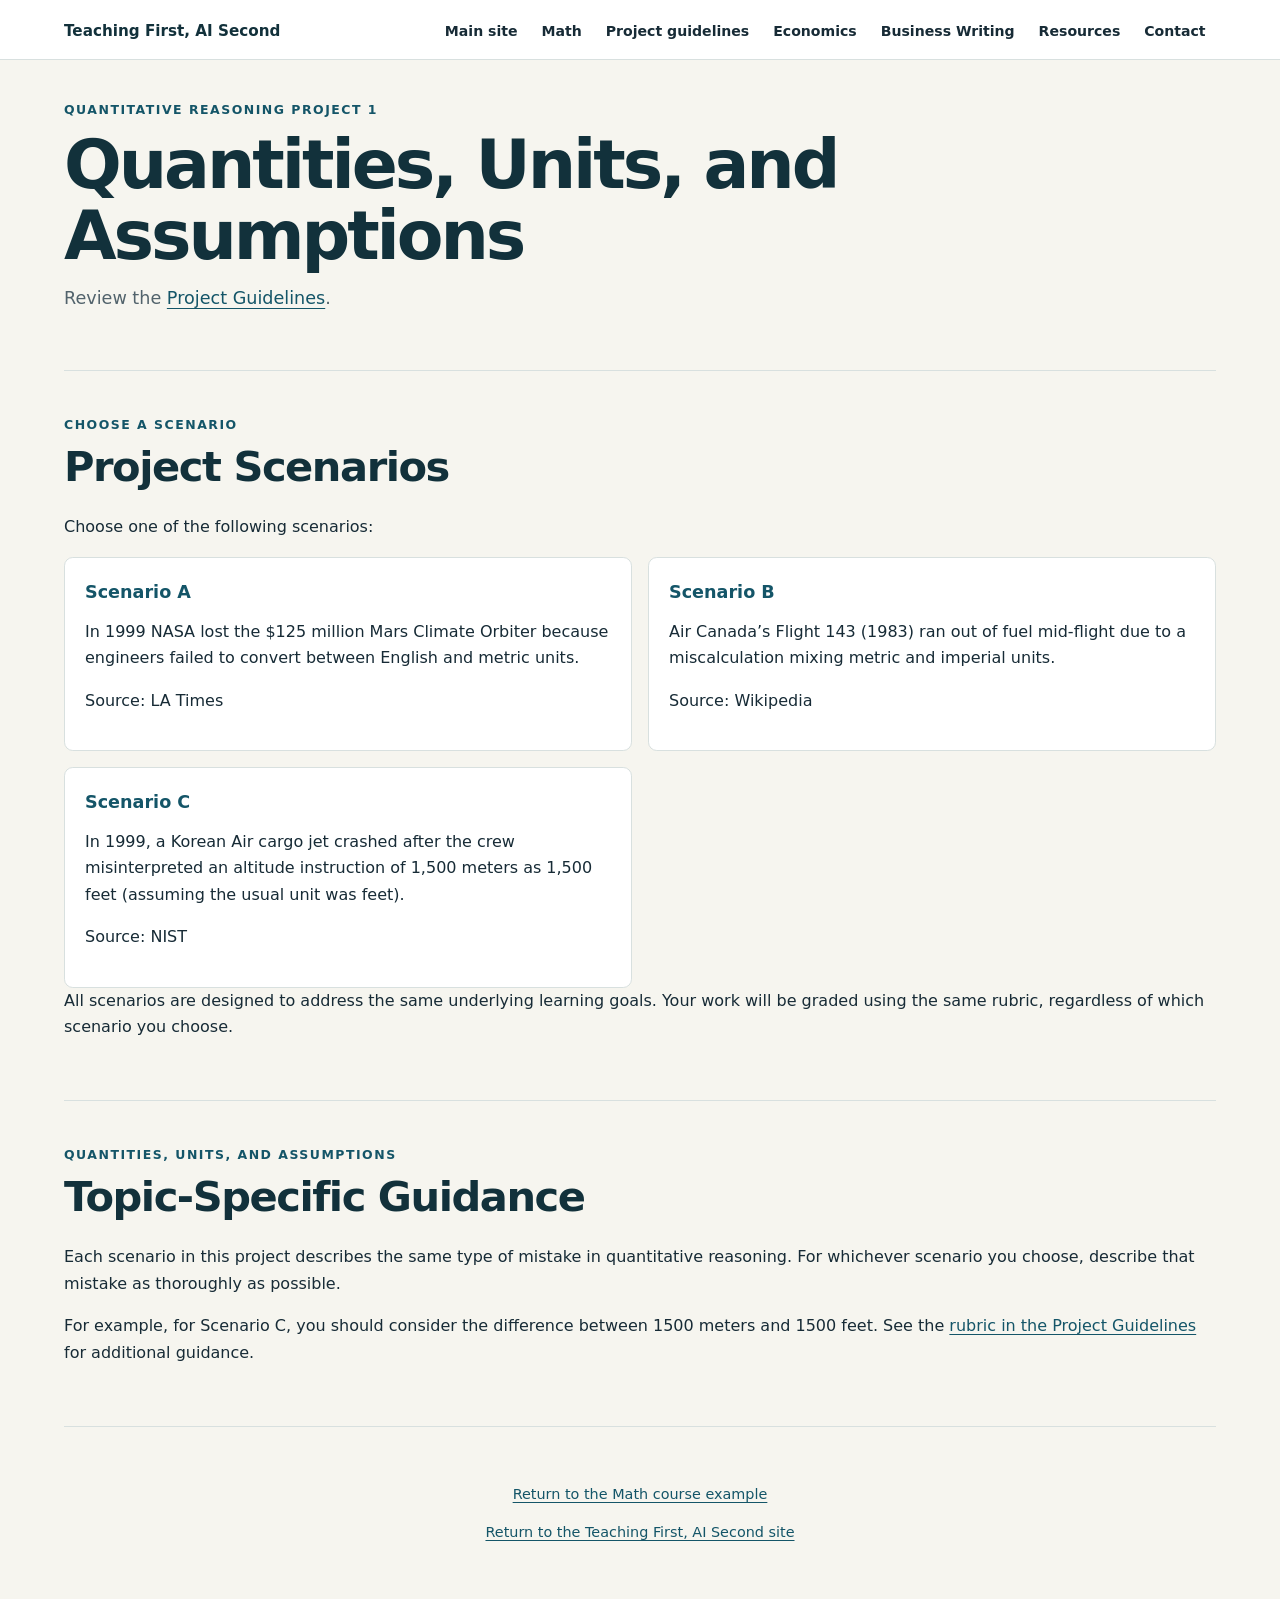
<file: quantitative-reasoning-project-1.html>
<!doctype html>
<html lang="en">
<head>
  <meta charset="utf-8">
  <meta name="viewport" content="width=device-width, initial-scale=1">
  <meta name="description" content="Scenario choices and topic-specific guidance for Quantitative Reasoning Project 1 on quantities, units, and assumptions.">
  <title>Quantitative Reasoning Project 1 | Teaching First, AI Second</title>
  <link rel="stylesheet" href="styles.css">
</head>
<body>
  <header class="site-header">
	<a class="site-name" href="index.html#top">Teaching First, AI Second</a>
	<nav aria-label="Main navigation">
	  <a href="index.html#top">Main site</a>
	  <a href="index.html#math">Math</a>
	  <a href="quantitative-reasoning-project-guidelines.html">Project guidelines</a>
	  <a href="index.html#economics">Economics</a>
	  <a href="index.html#business-writing">Business Writing</a>
	  <a href="index.html#resources">Resources</a>
	  <a href="contact.html">Contact</a>
	</nav>
  </header>

  <main class="math-findings-page" id="top">
	<header class="math-findings-hero">
	  <p class="eyebrow">Quantitative Reasoning Project 1</p>
	  <h1 id="page-title">Quantities, Units, and Assumptions</h1>
	  <p class="math-findings-lead">Review the <a href="quantitative-reasoning-project-guidelines.html">Project Guidelines</a>.</p>
	</header>

	<section class="math-findings-section" id="project-scenarios" aria-labelledby="scenarios-title">
	  <p class="eyebrow">Choose a scenario</p>
	  <h2 id="scenarios-title">Project Scenarios</h2>
	  <p>Choose one of the following scenarios:</p>
	  <div class="math-prompt-grid">
		<section class="math-prompt-card" aria-labelledby="scenario-a-title">
		  <h3 id="scenario-a-title">Scenario A</h3>
		  <p>In 1999 NASA lost the $125 million Mars Climate Orbiter because engineers failed to convert between English and metric units.</p>
		  <p>Source: LA Times</p>
		</section>
		<section class="math-prompt-card" aria-labelledby="scenario-b-title">
		  <h3 id="scenario-b-title">Scenario B</h3>
		  <p>Air Canada’s Flight 143 (1983) ran out of fuel mid-flight due to a miscalculation mixing metric and imperial units.</p>
		  <p>Source: Wikipedia</p>
		</section>
		<section class="math-prompt-card" aria-labelledby="scenario-c-title">
		  <h3 id="scenario-c-title">Scenario C</h3>
		  <p>In 1999, a Korean Air cargo jet crashed after the crew misinterpreted an altitude instruction of 1,500 meters as 1,500 feet (assuming the usual unit was feet).</p>
		  <p>Source: NIST</p>
		</section>
	  </div>
	  <p>All scenarios are designed to address the same underlying learning goals. Your work will be graded using the same rubric, regardless of which scenario you choose.</p>
	</section>

	<section class="math-findings-section" id="topic-guidance" aria-labelledby="guidance-title">
	  <p class="eyebrow">Quantities, units, and assumptions</p>
	  <h2 id="guidance-title">Topic-Specific Guidance</h2>
	  <p>Each scenario in this project describes the same type of mistake in quantitative reasoning. For whichever scenario you choose, describe that mistake as thoroughly as possible.</p>
	  <p>For example, for Scenario C, you should consider the difference between 1500 meters and 1500 feet. See the <a href="quantitative-reasoning-project-guidelines.html">rubric in the Project Guidelines</a> for additional guidance.</p>
	</section>
  </main>

  <footer>
	<p><a href="index.html#math">Return to the Math course example</a></p>
	<p><a href="index.html#top">Return to the Teaching First, AI Second site</a></p>
  </footer>
</body>
</html>
</file>
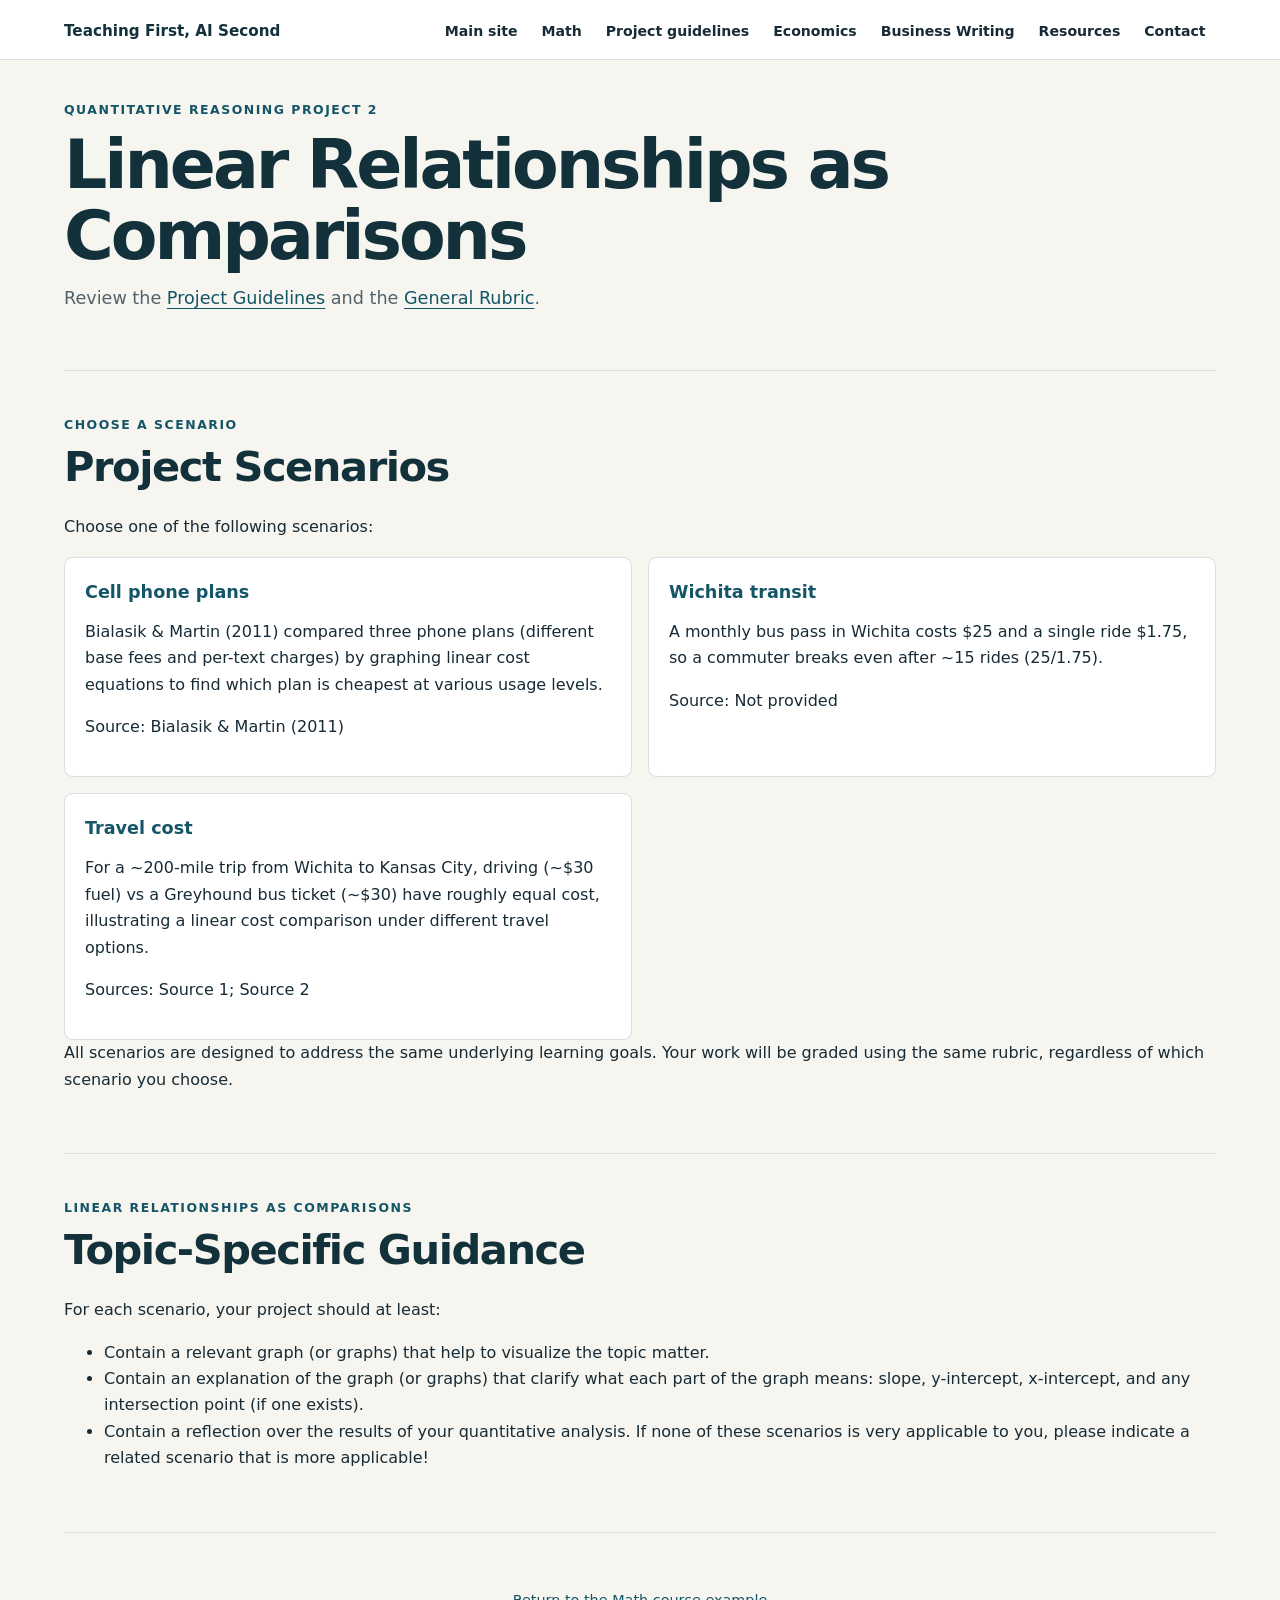
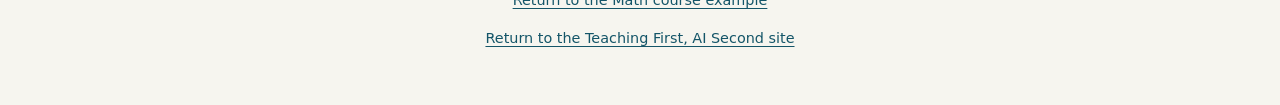
<file: quantitative-reasoning-project-2.html>
<!doctype html>
<html lang="en">
<head>
  <meta charset="utf-8">
  <meta name="viewport" content="width=device-width, initial-scale=1">
  <meta name="description" content="Scenario choices and guidance for Quantitative Reasoning Project 2 on linear relationships as comparisons.">
  <title>Quantitative Reasoning Project 2 | Teaching First, AI Second</title>
  <link rel="stylesheet" href="styles.css">
</head>
<body>
  <header class="site-header">
	<a class="site-name" href="index.html#top">Teaching First, AI Second</a>
	<nav aria-label="Main navigation">
	  <a href="index.html#top">Main site</a>
	  <a href="index.html#math">Math</a>
	  <a href="quantitative-reasoning-project-guidelines.html">Project guidelines</a>
	  <a href="index.html#economics">Economics</a>
	  <a href="index.html#business-writing">Business Writing</a>
	  <a href="index.html#resources">Resources</a>
	  <a href="contact.html">Contact</a>
	</nav>
  </header>

  <main class="math-findings-page" id="top">
	<header class="math-findings-hero">
	  <p class="eyebrow">Quantitative Reasoning Project 2</p>
	  <h1 id="page-title">Linear Relationships as Comparisons</h1>
	  <p class="math-findings-lead">Review the <a href="quantitative-reasoning-project-guidelines.html">Project Guidelines</a> and the <a href="quantitative-reasoning-project-guidelines.html#quantitative-reasoning-expectations">General Rubric</a>.</p>
	</header>

	<section class="math-findings-section" id="project-scenarios" aria-labelledby="scenarios-title">
	  <p class="eyebrow">Choose a scenario</p>
	  <h2 id="scenarios-title">Project Scenarios</h2>
	  <p>Choose one of the following scenarios:</p>
	  <div class="math-prompt-grid">
		<section class="math-prompt-card" aria-labelledby="scenario-cell-phone-title">
		  <h3 id="scenario-cell-phone-title">Cell phone plans</h3>
		  <p>Bialasik &amp; Martin (2011) compared three phone plans (different base fees and per-text charges) by graphing linear cost equations to find which plan is cheapest at various usage levels.</p>
		  <p>Source: Bialasik &amp; Martin (2011)</p>
		</section>
		<section class="math-prompt-card" aria-labelledby="scenario-transit-title">
		  <h3 id="scenario-transit-title">Wichita transit</h3>
		  <p>A monthly bus pass in Wichita costs $25 and a single ride $1.75, so a commuter breaks even after ~15 rides (25/1.75).</p>
		  <p>Source: Not provided</p>
		</section>
		<section class="math-prompt-card" aria-labelledby="scenario-travel-title">
		  <h3 id="scenario-travel-title">Travel cost</h3>
		  <p>For a ~200-mile trip from Wichita to Kansas City, driving (~$30 fuel) vs a Greyhound bus ticket (~$30) have roughly equal cost, illustrating a linear cost comparison under different travel options.</p>
		  <p>Sources: Source 1; Source 2</p>
		</section>
	  </div>
	  <p>All scenarios are designed to address the same underlying learning goals. Your work will be graded using the same rubric, regardless of which scenario you choose.</p>
	</section>

	<section class="math-findings-section" id="topic-guidance" aria-labelledby="guidance-title">
	  <p class="eyebrow">Linear relationships as comparisons</p>
	  <h2 id="guidance-title">Topic-Specific Guidance</h2>
	  <p>For each scenario, your project should at least:</p>
	  <ul>
		<li>Contain a relevant graph (or graphs) that help to visualize the topic matter.</li>
		<li>Contain an explanation of the graph (or graphs) that clarify what each part of the graph means: slope, y-intercept, x-intercept, and any intersection point (if one exists).</li>
		<li>Contain a reflection over the results of your quantitative analysis. If none of these scenarios is very applicable to you, please indicate a related scenario that is more applicable!</li>
	  </ul>
	</section>
  </main>

  <footer>
	<p><a href="index.html#math">Return to the Math course example</a></p>
	<p><a href="index.html#top">Return to the Teaching First, AI Second site</a></p>
  </footer>
</body>
</html>
</file>
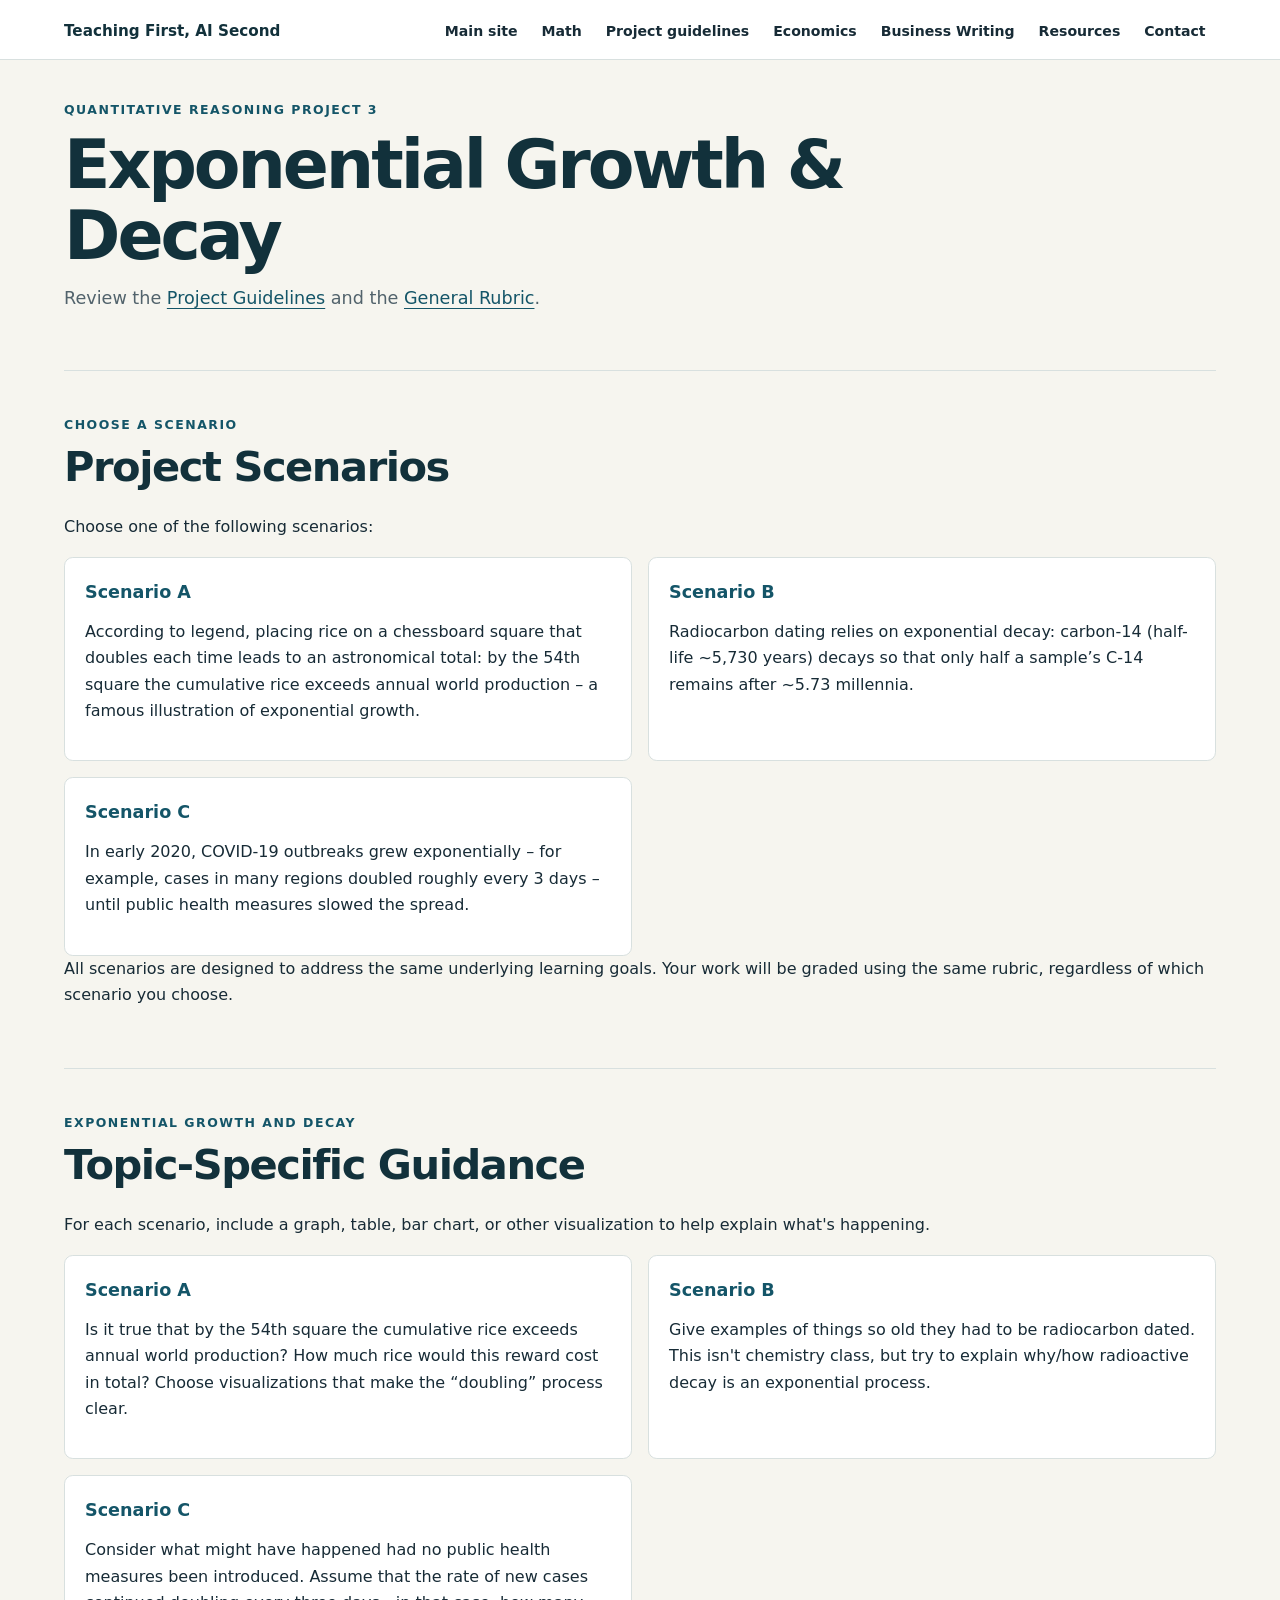
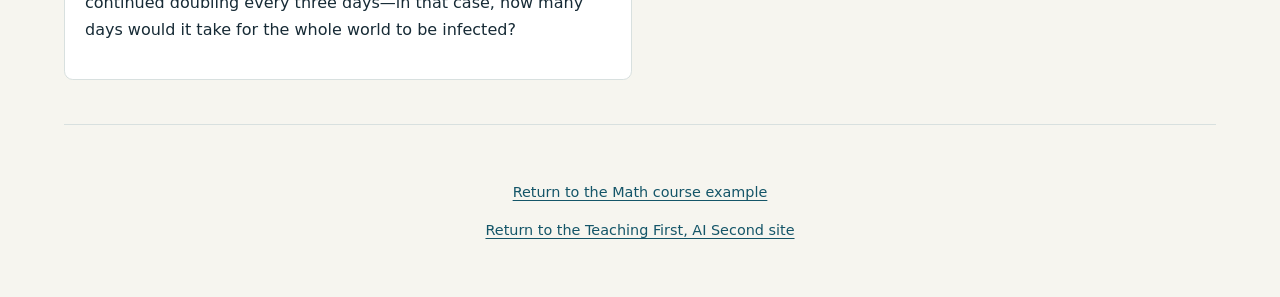
<file: quantitative-reasoning-project-3.html>
<!doctype html>
<html lang="en">
<head>
  <meta charset="utf-8">
  <meta name="viewport" content="width=device-width, initial-scale=1">
  <meta name="description" content="Scenario choices and topic-specific guidance for Quantitative Reasoning Project 3 on exponential growth and decay.">
  <title>Quantitative Reasoning Project 3 | Teaching First, AI Second</title>
  <link rel="stylesheet" href="styles.css">
</head>
<body>
  <header class="site-header">
	<a class="site-name" href="index.html#top">Teaching First, AI Second</a>
	<nav aria-label="Main navigation">
	  <a href="index.html#top">Main site</a>
	  <a href="index.html#math">Math</a>
	  <a href="quantitative-reasoning-project-guidelines.html">Project guidelines</a>
	  <a href="index.html#economics">Economics</a>
	  <a href="index.html#business-writing">Business Writing</a>
	  <a href="index.html#resources">Resources</a>
	  <a href="contact.html">Contact</a>
	</nav>
  </header>

  <main class="math-findings-page" id="top">
	<header class="math-findings-hero">
	  <p class="eyebrow">Quantitative Reasoning Project 3</p>
	  <h1 id="page-title">Exponential Growth &amp; Decay</h1>
	  <p class="math-findings-lead">Review the <a href="quantitative-reasoning-project-guidelines.html">Project Guidelines</a> and the <a href="quantitative-reasoning-project-guidelines.html#quantitative-reasoning-expectations">General Rubric</a>.</p>
	</header>

	<section class="math-findings-section" id="project-scenarios" aria-labelledby="scenarios-title">
	  <p class="eyebrow">Choose a scenario</p>
	  <h2 id="scenarios-title">Project Scenarios</h2>
	  <p>Choose one of the following scenarios:</p>
	  <div class="math-prompt-grid">
		<section class="math-prompt-card" aria-labelledby="scenario-a-title">
		  <h3 id="scenario-a-title">Scenario A</h3>
		  <p>According to legend, placing rice on a chessboard square that doubles each time leads to an astronomical total: by the 54th square the cumulative rice exceeds annual world production – a famous illustration of exponential growth.</p>
		</section>
		<section class="math-prompt-card" aria-labelledby="scenario-b-title">
		  <h3 id="scenario-b-title">Scenario B</h3>
		  <p>Radiocarbon dating relies on exponential decay: carbon-14 (half-life ~5,730 years) decays so that only half a sample’s C-14 remains after ~5.73 millennia.</p>
		</section>
		<section class="math-prompt-card" aria-labelledby="scenario-c-title">
		  <h3 id="scenario-c-title">Scenario C</h3>
		  <p>In early 2020, COVID-19 outbreaks grew exponentially – for example, cases in many regions doubled roughly every 3 days – until public health measures slowed the spread.</p>
		</section>
	  </div>
	  <p>All scenarios are designed to address the same underlying learning goals. Your work will be graded using the same rubric, regardless of which scenario you choose.</p>
	</section>

	<section class="math-findings-section" id="topic-guidance" aria-labelledby="guidance-title">
	  <p class="eyebrow">Exponential growth and decay</p>
	  <h2 id="guidance-title">Topic-Specific Guidance</h2>
	  <p>For each scenario, include a graph, table, bar chart, or other visualization to help explain what's happening.</p>
	  <div class="math-prompt-grid">
		<section class="math-prompt-card" aria-labelledby="guidance-a-title">
		  <h3 id="guidance-a-title">Scenario A</h3>
		  <p>Is it true that by the 54th square the cumulative rice exceeds annual world production? How much rice would this reward cost in total? Choose visualizations that make the “doubling” process clear.</p>
		</section>
		<section class="math-prompt-card" aria-labelledby="guidance-b-title">
		  <h3 id="guidance-b-title">Scenario B</h3>
		  <p>Give examples of things so old they had to be radiocarbon dated. This isn't chemistry class, but try to explain why/how radioactive decay is an exponential process.</p>
		</section>
		<section class="math-prompt-card" aria-labelledby="guidance-c-title">
		  <h3 id="guidance-c-title">Scenario C</h3>
		  <p>Consider what might have happened had no public health measures been introduced. Assume that the rate of new cases continued doubling every three days—in that case, how many days would it take for the whole world to be infected?</p>
		</section>
	  </div>
	</section>
  </main>

  <footer>
	<p><a href="index.html#math">Return to the Math course example</a></p>
	<p><a href="index.html#top">Return to the Teaching First, AI Second site</a></p>
  </footer>
</body>
</html>
</file>
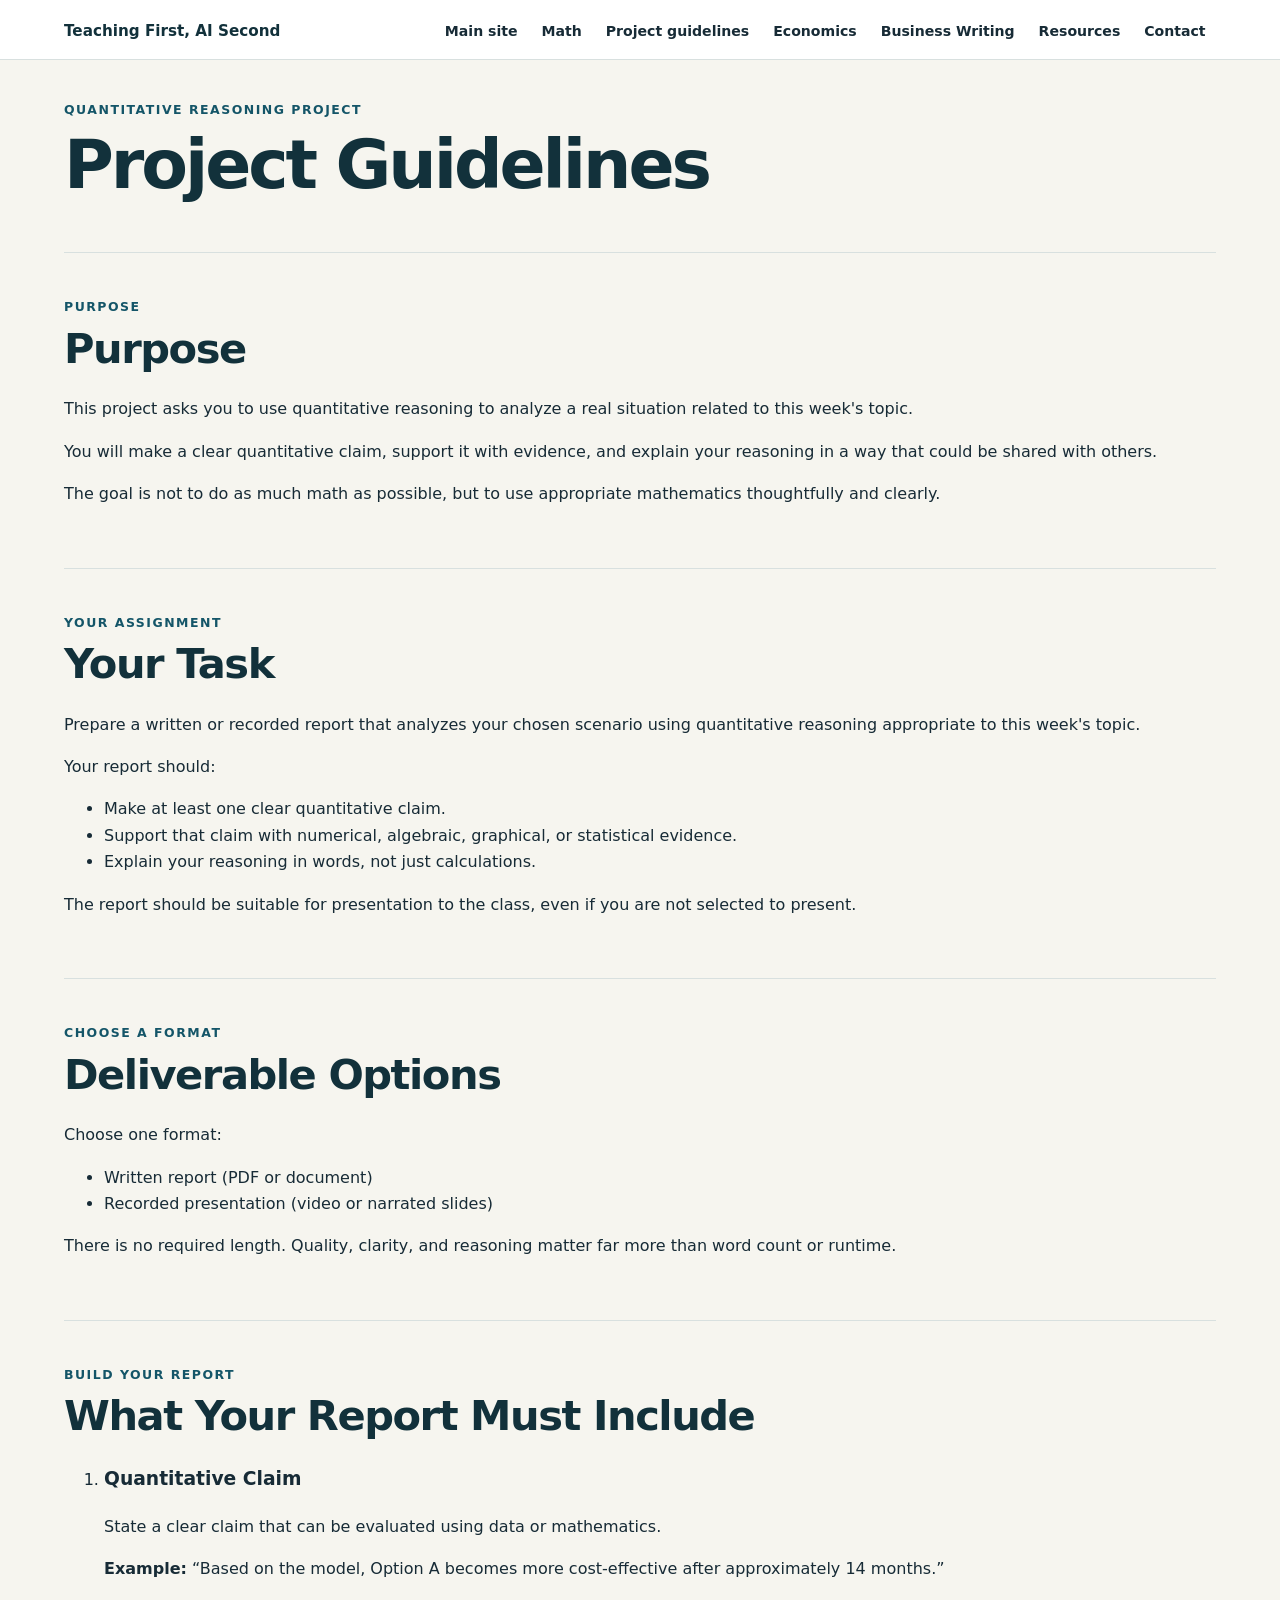
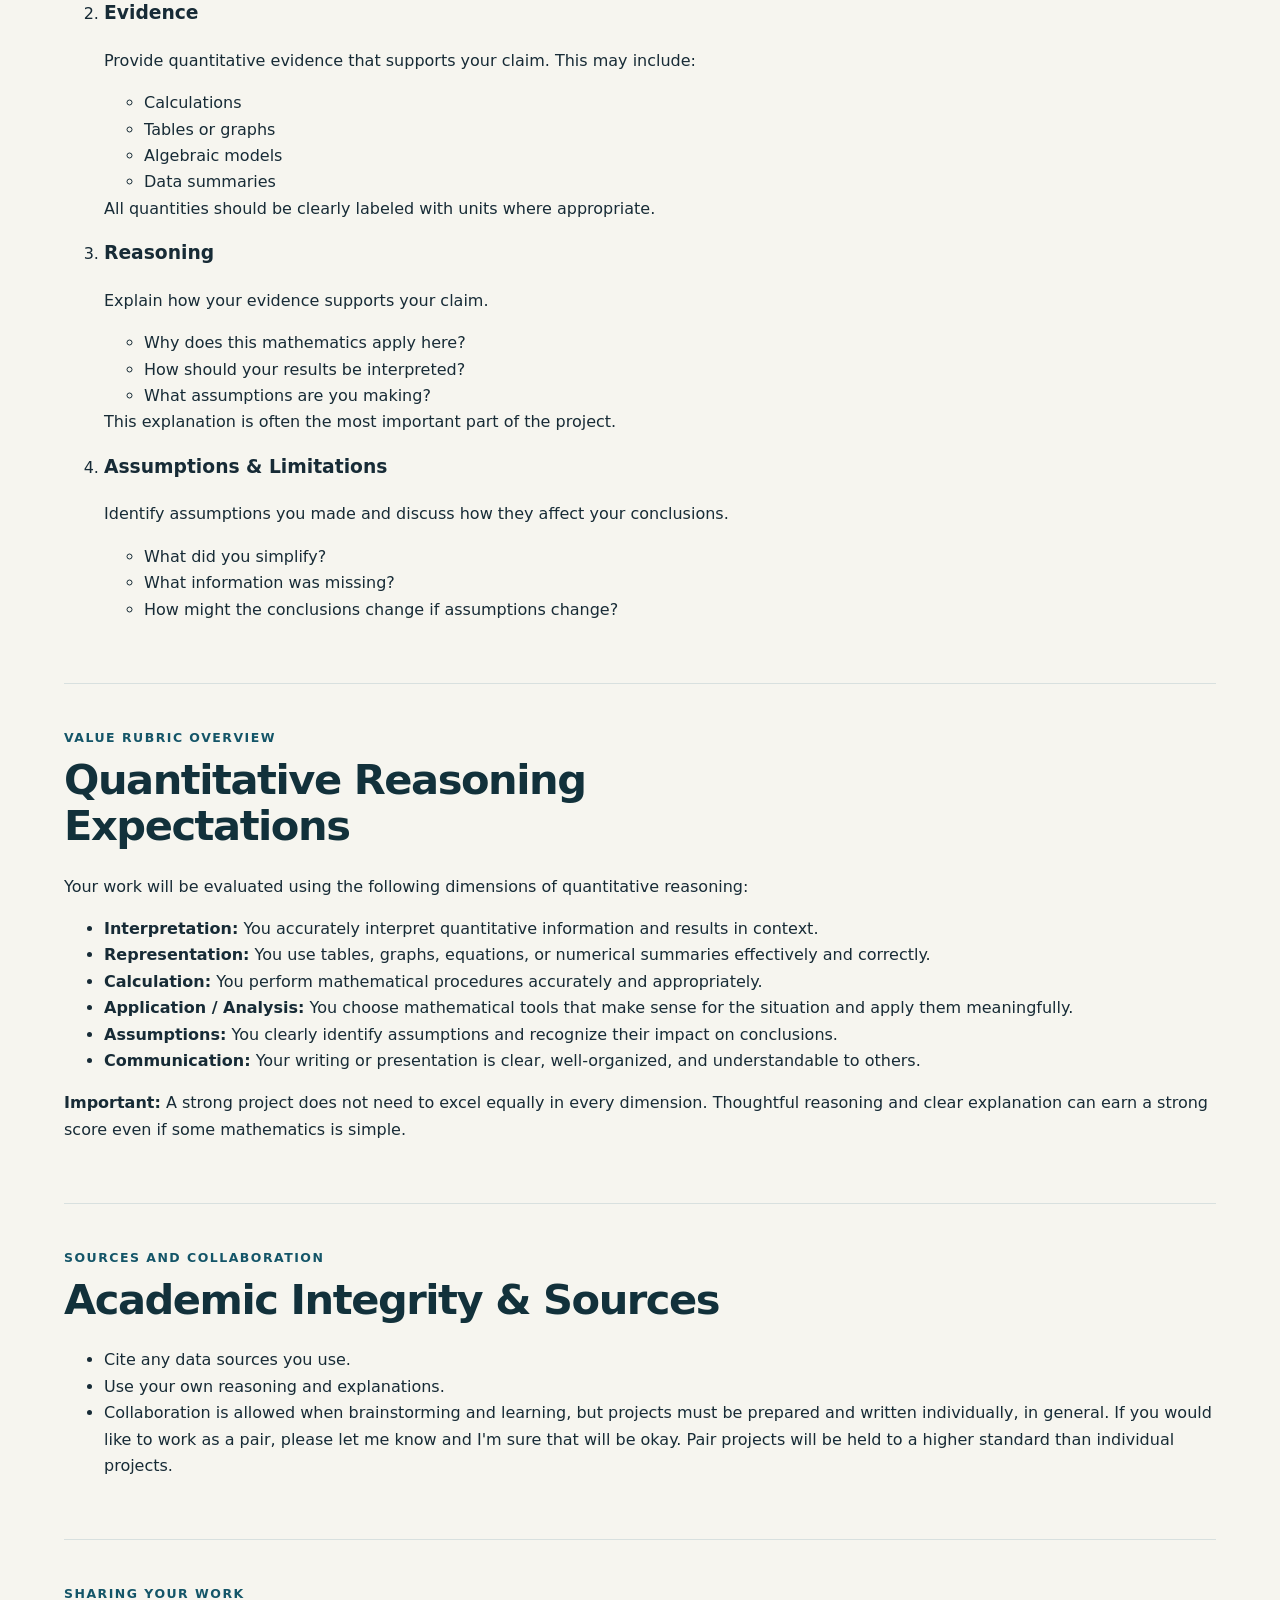
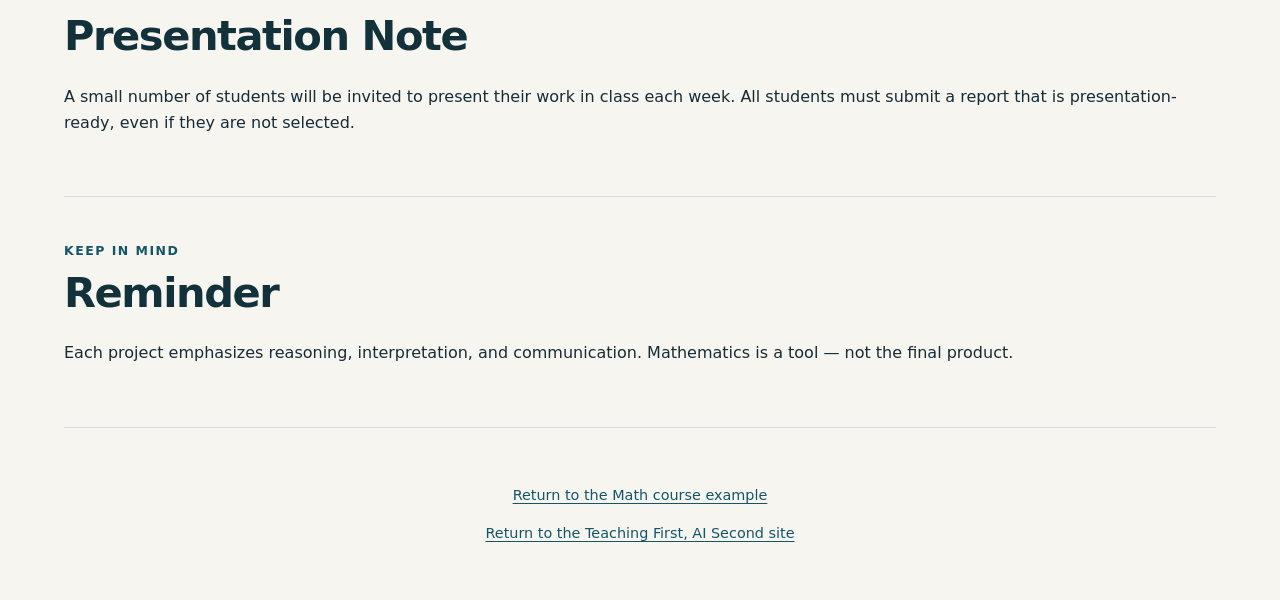
<file: quantitative-reasoning-project-guidelines.html>
<!doctype html>
<html lang="en">
<head>
  <meta charset="utf-8">
  <meta name="viewport" content="width=device-width, initial-scale=1">
  <meta name="description" content="Purpose, deliverables, expectations, and evaluation criteria for the weekly quantitative reasoning project.">
  <title>Quantitative Reasoning Project Guidelines | Teaching First, AI Second</title>
  <link rel="stylesheet" href="styles.css">
</head>
<body>
  <header class="site-header">
	<a class="site-name" href="index.html#top">Teaching First, AI Second</a>
	<nav aria-label="Main navigation">
	  <a href="index.html#top">Main site</a>
	  <a href="index.html#math">Math</a>
	  <a href="#top" aria-current="page">Project guidelines</a>
	  <a href="index.html#economics">Economics</a>
	  <a href="index.html#business-writing">Business Writing</a>
	  <a href="index.html#resources">Resources</a>
	  <a href="contact.html">Contact</a>
	</nav>
  </header>

  <main class="math-findings-page" id="top">
	<header class="math-findings-hero">
	  <p class="eyebrow">Quantitative reasoning project</p>
	  <h1 id="page-title">Project Guidelines</h1>
	</header>

	<section class="math-findings-section" id="purpose" aria-labelledby="purpose-title">
	  <p class="eyebrow">Purpose</p>
	  <h2 id="purpose-title">Purpose</h2>
	  <p>This project asks you to use quantitative reasoning to analyze a real situation related to this week's topic.</p>
	  <p>You will make a clear quantitative claim, support it with evidence, and explain your reasoning in a way that could be shared with others.</p>
	  <p>The goal is not to do as much math as possible, but to use appropriate mathematics thoughtfully and clearly.</p>
	</section>

	<section class="math-findings-section" id="your-task" aria-labelledby="task-title">
	  <p class="eyebrow">Your assignment</p>
	  <h2 id="task-title">Your Task</h2>
	  <p>Prepare a written or recorded report that analyzes your chosen scenario using quantitative reasoning appropriate to this week's topic.</p>
	  <p>Your report should:</p>
	  <ul>
		<li>Make at least one clear quantitative claim.</li>
		<li>Support that claim with numerical, algebraic, graphical, or statistical evidence.</li>
		<li>Explain your reasoning in words, not just calculations.</li>
	  </ul>
	  <p>The report should be suitable for presentation to the class, even if you are not selected to present.</p>
	</section>

	<section class="math-findings-section" id="deliverables" aria-labelledby="deliverables-title">
	  <p class="eyebrow">Choose a format</p>
	  <h2 id="deliverables-title">Deliverable Options</h2>
	  <p>Choose one format:</p>
	  <ul>
		<li>Written report (PDF or document)</li>
		<li>Recorded presentation (video or narrated slides)</li>
	  </ul>
	  <p>There is no required length. Quality, clarity, and reasoning matter far more than word count or runtime.</p>
	</section>

	<section class="math-findings-section" id="report-requirements" aria-labelledby="requirements-title">
	  <p class="eyebrow">Build your report</p>
	  <h2 id="requirements-title">What Your Report Must Include</h2>
	  <ol>
		<li>
		  <h3>Quantitative Claim</h3>
		  <p>State a clear claim that can be evaluated using data or mathematics.</p>
		  <p><strong>Example:</strong> “Based on the model, Option A becomes more cost-effective after approximately 14 months.”</p>
		</li>
		<li>
		  <h3>Evidence</h3>
		  <p>Provide quantitative evidence that supports your claim. This may include:</p>
		  <ul>
			<li>Calculations</li>
			<li>Tables or graphs</li>
			<li>Algebraic models</li>
			<li>Data summaries</li>
		  </ul>
		  <p>All quantities should be clearly labeled with units where appropriate.</p>
		</li>
		<li>
		  <h3>Reasoning</h3>
		  <p>Explain how your evidence supports your claim.</p>
		  <ul>
			<li>Why does this mathematics apply here?</li>
			<li>How should your results be interpreted?</li>
			<li>What assumptions are you making?</li>
		  </ul>
		  <p>This explanation is often the most important part of the project.</p>
		</li>
		<li>
		  <h3>Assumptions &amp; Limitations</h3>
		  <p>Identify assumptions you made and discuss how they affect your conclusions.</p>
		  <ul>
			<li>What did you simplify?</li>
			<li>What information was missing?</li>
			<li>How might the conclusions change if assumptions change?</li>
		  </ul>
		</li>
	  </ol>
	</section>

	<section class="math-findings-section" id="quantitative-reasoning-expectations" aria-labelledby="expectations-title">
	  <p class="eyebrow">VALUE Rubric overview</p>
	  <h2 id="expectations-title">Quantitative Reasoning Expectations</h2>
	  <p>Your work will be evaluated using the following dimensions of quantitative reasoning:</p>
	  <ul>
		<li><strong>Interpretation:</strong> You accurately interpret quantitative information and results in context.</li>
		<li><strong>Representation:</strong> You use tables, graphs, equations, or numerical summaries effectively and correctly.</li>
		<li><strong>Calculation:</strong> You perform mathematical procedures accurately and appropriately.</li>
		<li><strong>Application / Analysis:</strong> You choose mathematical tools that make sense for the situation and apply them meaningfully.</li>
		<li><strong>Assumptions:</strong> You clearly identify assumptions and recognize their impact on conclusions.</li>
		<li><strong>Communication:</strong> Your writing or presentation is clear, well-organized, and understandable to others.</li>
	  </ul>
	  <p><strong>Important:</strong> A strong project does not need to excel equally in every dimension. Thoughtful reasoning and clear explanation can earn a strong score even if some mathematics is simple.</p>
	</section>

	<section class="math-findings-section" id="academic-integrity" aria-labelledby="integrity-title">
	  <p class="eyebrow">Sources and collaboration</p>
	  <h2 id="integrity-title">Academic Integrity &amp; Sources</h2>
	  <ul>
		<li>Cite any data sources you use.</li>
		<li>Use your own reasoning and explanations.</li>
		<li>Collaboration is allowed when brainstorming and learning, but projects must be prepared and written individually, in general. If you would like to work as a pair, please let me know and I'm sure that will be okay. Pair projects will be held to a higher standard than individual projects.</li>
	  </ul>
	</section>

	<section class="math-findings-section" id="presentation-note" aria-labelledby="presentation-title">
	  <p class="eyebrow">Sharing your work</p>
	  <h2 id="presentation-title">Presentation Note</h2>
	  <p>A small number of students will be invited to present their work in class each week. All students must submit a report that is presentation-ready, even if they are not selected.</p>
	</section>

	<section class="math-findings-section" id="reminder" aria-labelledby="reminder-title">
	  <p class="eyebrow">Keep in mind</p>
	  <h2 id="reminder-title">Reminder</h2>
	  <p>Each project emphasizes reasoning, interpretation, and communication. Mathematics is a tool — not the final product.</p>
	</section>
  </main>

  <footer>
	<p><a href="index.html#math">Return to the Math course example</a></p>
	<p><a href="index.html#top">Return to the Teaching First, AI Second site</a></p>
  </footer>
</body>
</html>
</file>
<file: styles.css>
:root {
  color-scheme: light;
  --ink: #172b36;
  --muted: #52636c;
  --paper: #f6f5ef;
  --surface: #ffffff;
  --navy: #12313b;
  --teal: #145568;
  --gold: #e7b654;
  --placeholder-bg: #fff4d8;
  --placeholder-border: #98620b;
  --line: #d8e0df;
  font-family: Inter, ui-sans-serif, system-ui, -apple-system, BlinkMacSystemFont, "Segoe UI", sans-serif;
  color: var(--ink);
  background: var(--paper);
}

* {
  box-sizing: border-box;
}

html {
  scroll-behavior: smooth;
  scroll-padding-top: 8rem;
}

body {
  margin: 0;
  min-width: 320px;
  line-height: 1.65;
}

a {
  color: var(--teal);
  overflow-wrap: anywhere;
  text-underline-offset: 0.2em;
}

a:hover {
  color: var(--navy);
}

a:focus-visible {
  outline: 3px solid var(--gold);
  outline-offset: 3px;
}

.site-header {
  position: sticky;
  z-index: 10;
  top: 0;
  display: grid;
  gap: 0.25rem;
  padding: 0.6rem 1rem 0.35rem;
  border-bottom: 1px solid var(--line);
  background: var(--surface);
}

.site-name {
  width: fit-content;
  color: var(--navy);
  font-size: 0.95rem;
  font-weight: 800;
  text-decoration: none;
}

.site-header nav {
  display: flex;
  gap: 0.2rem;
  overflow-x: auto;
  overscroll-behavior-x: contain;
  scrollbar-width: thin;
  white-space: nowrap;
}

.site-header nav a {
  display: inline-flex;
  flex: 0 0 auto;
  min-height: 2.75rem;
  align-items: center;
  padding: 0.5rem 0.65rem;
  border-radius: 0.35rem;
  color: var(--ink);
  font-size: 0.88rem;
  font-weight: 650;
  text-decoration: none;
}

.site-header nav a:hover {
  background: var(--paper);
}

main {
  width: min(100% - 2rem, 72rem);
  margin-inline: auto;
}

.hero {
  margin: 1.25rem -1rem 0;
	padding: clamp(2.5rem, 8vw, 6rem) 1rem;
  background: var(--navy);
  color: #ffffff;
}

.hero .eyebrow {
  color: #f6d98e;
}

.eyebrow {
  margin: 0 0 0.5rem;
  color: var(--teal);
  font-size: 0.78rem;
  font-weight: 800;
  letter-spacing: 0.12em;
  text-transform: uppercase;
}

h1,
h2,
h3,
p {
  margin-top: 0;
}

h1 {
  max-width: 13ch;
  margin-bottom: 0.75rem;
  font-size: clamp(2.8rem, 12vw, 5.5rem);
  letter-spacing: -0.055em;
  line-height: 0.98;
  text-transform: uppercase;
}

.subtitle {
  max-width: 38rem;
  margin-bottom: 1.25rem;
  color: #f6d98e;
  font-size: clamp(1.15rem, 4vw, 1.65rem);
  font-weight: 650;
  line-height: 1.3;
}

.intro {
  max-width: 42rem;
  margin-bottom: 1.75rem;
  color: #e8f0f1;
  font-size: 1.05rem;
}

.section-nav {
  display: grid;
  grid-template-columns: 1fr;
  gap: 0.65rem;
  max-width: 48rem;
}

.section-nav a {
  display: flex;
  min-height: 3rem;
  align-items: center;
  justify-content: space-between;
  gap: 1rem;
  padding: 0.75rem 1rem;
  border: 1px solid #8aa4aa;
  border-radius: 0.4rem;
  color: #ffffff;
  font-weight: 700;
  text-decoration: none;
}

.section-nav a:hover {
  border-color: var(--gold);
  background: #1d4651;
  color: #ffffff;
}

.case-study,
.synthesis,
.resources {
  padding-block: 3.25rem;
  border-bottom: 1px solid var(--line);
  scroll-margin-top: 8rem;
}

.case-study h2,
.synthesis h2,
.resources h2 {
  max-width: 22ch;
  margin-bottom: 1.5rem;
  color: var(--navy);
  font-size: clamp(1.8rem, 7vw, 3rem);
  letter-spacing: -0.035em;
  line-height: 1.1;
}

.case-grid {
  display: grid;
  grid-template-columns: 1fr;
  gap: 1rem;
}

.case-grid > section {
  min-width: 0;
  padding: 1.25rem;
  border: 1px solid var(--line);
  border-radius: 0.55rem;
  background: var(--surface);
}

.case-grid h3 {
  margin-bottom: 0.65rem;
  color: var(--teal);
  font-size: 1rem;
}

.case-grid p:last-child {
  margin-bottom: 0;
}

.placeholder {
  display: block;
  margin-block: 0.8rem;
  padding: 0.7rem 0.85rem;
  border-left: 4px solid var(--placeholder-border);
  background: var(--placeholder-bg);
  color: #49320c;
  font-size: 0.92rem;
  font-weight: 650;
  overflow-wrap: anywhere;
}

.math-findings-page {
  padding-bottom: 2rem;
}

.math-findings-hero {
  padding-block: 2.5rem;
  border-bottom: 1px solid var(--line);
}

.math-findings-hero h1 {
  max-width: 20ch;
  color: var(--navy);
  font-size: clamp(2.3rem, 9vw, 4.25rem);
  letter-spacing: -0.045em;
  line-height: 1.05;
  text-transform: none;
}

.math-findings-lead {
  max-width: 68ch;
  color: var(--muted);
  font-size: 1.1rem;
}

.math-findings-section {
  padding-block: 2.75rem;
  border-bottom: 1px solid var(--line);
  scroll-margin-top: 8rem;
}

.math-findings-section h2 {
  max-width: 28ch;
  margin-bottom: 1.5rem;
  color: var(--navy);
  font-size: clamp(1.8rem, 6vw, 2.6rem);
  letter-spacing: -0.035em;
  line-height: 1.12;
}

.math-prompt-grid {
  display: grid;
  gap: 1rem;
}

.math-prompt-card {
  min-width: 0;
  padding: 1.25rem;
  border: 1px solid var(--line);
  border-radius: 0.55rem;
  background: var(--surface);
}

.math-prompt-card h3 {
  margin-bottom: 0.75rem;
  color: var(--teal);
  font-size: 1.1rem;
}

.qualitative-table-wrap {
  overflow-x: auto;
  border: 1px solid var(--line);
  border-radius: 0.55rem;
  background: var(--surface);
}

.qualitative-findings-table {
  width: 100%;
  min-width: 72rem;
  border-collapse: collapse;
  text-align: left;
}

.qualitative-findings-table caption {
  padding: 0.9rem 1rem;
  color: var(--muted);
  font-weight: 650;
  text-align: left;
}

.qualitative-findings-table th,
.qualitative-findings-table td {
  padding: 1rem;
  border-bottom: 1px solid var(--line);
  vertical-align: top;
}

.qualitative-findings-table thead th {
  background: var(--navy);
  color: var(--surface);
  font-size: 0.88rem;
}

.qualitative-findings-table tbody th {
  width: 16%;
  color: var(--navy);
}

.qualitative-findings-table td:nth-child(2) {
  width: 25%;
}

.qualitative-findings-table thead th:nth-child(3),
.qualitative-findings-table tbody td:nth-child(3) {
  width: 12%;
}

.qualitative-findings-table thead th:nth-child(4),
.qualitative-findings-table tbody td:nth-child(4) {
  width: 12%;
}

.qualitative-findings-table tbody tr:nth-child(even) {
  background: var(--paper);
}

.qualitative-findings-table p:last-child {
  margin-bottom: 0;
}

.findings-discussion {
  margin-top: 2.5rem;
}

.findings-discussion h3 {
  margin-bottom: 0.75rem;
  color: var(--teal);
  font-size: 1.25rem;
}

.reflection-table {
  width: fit-content;
  max-width: 100%;
  margin-block: 0.8rem 1rem;
  border-collapse: collapse;
  text-align: left;
}

.reflection-table caption {
  margin-bottom: 0.35rem;
  color: var(--muted);
  font-size: 0.9rem;
  font-weight: 650;
  text-align: left;
}

.reflection-table th,
.reflection-table td {
  padding: 0.45rem 0.85rem 0.45rem 0;
  border-bottom: 1px solid var(--line);
}

.reflection-table thead th {
  color: var(--muted);
  font-size: 0.82rem;
}

.reflection-table tbody th,
.reflection-table tfoot th {
  color: var(--navy);
  font-weight: 650;
}

.resources > p:not(.eyebrow) {
  max-width: 60ch;
}

.resources ul {
  display: grid;
  gap: 0.85rem;
  margin: 1.5rem 0 0;
  padding: 0;
  list-style: none;
}

.resources li {
  padding: 1rem;
  border: 1px solid var(--line);
  border-radius: 0.45rem;
  background: var(--surface);
}

.resources li .placeholder {
  margin-bottom: 0;
}

footer {
  padding: 1.5rem 1rem 2.5rem;
  color: var(--muted);
  font-size: 0.9rem;
  text-align: center;
}

.review-page {
  padding-bottom: 2rem;
}

.review-hero {
  padding-block: 2.5rem;
  border-bottom: 1px solid var(--line);
}

.review-hero h1 {
  max-width: 20ch;
  color: var(--navy);
  font-size: clamp(2.3rem, 9vw, 4.25rem);
  letter-spacing: -0.045em;
  line-height: 1.05;
  text-transform: none;
}

.review-lead {
  max-width: 68ch;
  color: var(--muted);
  font-size: 1.1rem;
}

.review-toc {
  display: grid;
  gap: 0.5rem;
  margin-top: 1.5rem;
}

.review-toc a {
  display: flex;
  min-height: 2.75rem;
  align-items: center;
  padding: 0.55rem 0.8rem;
  border: 1px solid var(--line);
  border-radius: 0.4rem;
  background: var(--surface);
  font-weight: 700;
  text-decoration: none;
}

.review-section {
  padding-block: 2.75rem;
  border-bottom: 1px solid var(--line);
  scroll-margin-top: 8rem;
}

.review-section h2 {
  max-width: 28ch;
  margin-bottom: 1.5rem;
  color: var(--navy);
  font-size: clamp(1.8rem, 6vw, 2.6rem);
  letter-spacing: -0.035em;
  line-height: 1.12;
}

.review-question-grid {
  display: grid;
  gap: 1rem;
}

.review-card {
  min-width: 0;
  padding: 1.25rem;
  border: 1px solid var(--line);
  border-radius: 0.55rem;
  background: var(--surface);
}

.review-card h3 {
  margin-bottom: 0.75rem;
  color: var(--teal);
  font-size: 1.1rem;
}

.review-card ul,
.review-checklist {
  margin: 0;
  padding-left: 1.25rem;
}

.review-card li,
.review-checklist li {
  padding-left: 0.2rem;
}

.review-card li + li,
.review-checklist li + li {
  margin-top: 0.65rem;
}

.review-priorities {
  display: grid;
  gap: 0.75rem;
  margin: 0;
  padding-left: 1.5rem;
}

.review-priorities li {
  padding-left: 0.35rem;
}

.contact-page {
  min-height: 65vh;
  padding-block: 2.5rem 4rem;
}

.contact-hero h1 {
  max-width: 20ch;
  color: var(--navy);
  font-size: clamp(2.3rem, 9vw, 4.25rem);
  letter-spacing: -0.045em;
  line-height: 1.05;
  text-transform: none;
}

.contact-lead {
  max-width: 60ch;
  color: var(--muted);
  font-size: 1.1rem;
}

.contact-card {
  max-width: 48rem;
  margin-top: 2rem;
  padding: clamp(1.25rem, 4vw, 2rem);
  border: 1px solid var(--line);
  border-radius: 0.55rem;
  background: var(--surface);
}

.contact-card h2 {
  color: var(--teal);
}

.contact-table {
  width: 100%;
  border-collapse: collapse;
  text-align: left;
}

.contact-table th,
.contact-table td {
  padding: 0.85rem 1rem 0.85rem 0;
  border-bottom: 1px solid var(--line);
}

.contact-table thead th {
  color: var(--muted);
  font-size: 0.85rem;
  letter-spacing: 0.04em;
  text-transform: uppercase;
}

.contact-table tbody th {
  color: var(--navy);
  font-weight: 600;
}

.contact-table a {
  color: var(--teal);
}

@media (max-width: 36rem) {
  .reflection-table th,
  .reflection-table td,
  .contact-table th,
  .contact-table td {
	padding-right: 0.5rem;
  }

  .contact-table {
	table-layout: fixed;
  }

  .contact-table td {
	overflow-wrap: anywhere;
  }
}

@media (min-width: 42rem) {
  .site-header {
	grid-template-columns: auto minmax(0, 1fr);
	align-items: center;
	gap: 1rem;
	padding-inline: max(1.25rem, calc((100vw - 72rem) / 2));
  }

  .site-header nav {
	justify-content: flex-end;
  }

  .section-nav {
	grid-template-columns: repeat(2, minmax(0, 1fr));
  }

  .case-grid {
	grid-template-columns: repeat(2, minmax(0, 1fr));
  }

  .case-grid > .evidence {
	grid-column: 1 / -1;
  }

	.math-prompt-grid {
	grid-template-columns: repeat(2, minmax(0, 1fr));
  }

  .review-toc {
	grid-template-columns: repeat(2, minmax(0, 1fr));
  }

  .review-question-grid {
	grid-template-columns: repeat(2, minmax(0, 1fr));
  }
}

@media (min-width: 62rem) {
  .case-grid {
	grid-template-columns: repeat(3, minmax(0, 1fr));
  }

  .case-grid > .evidence {
	grid-column: auto;
  }

  .case-study,
  .synthesis,
  .resources {
	padding-block: 4.5rem;
  }
}

@media (prefers-reduced-motion: reduce) {
  html {
	scroll-behavior: auto;
  }
}
</file>
